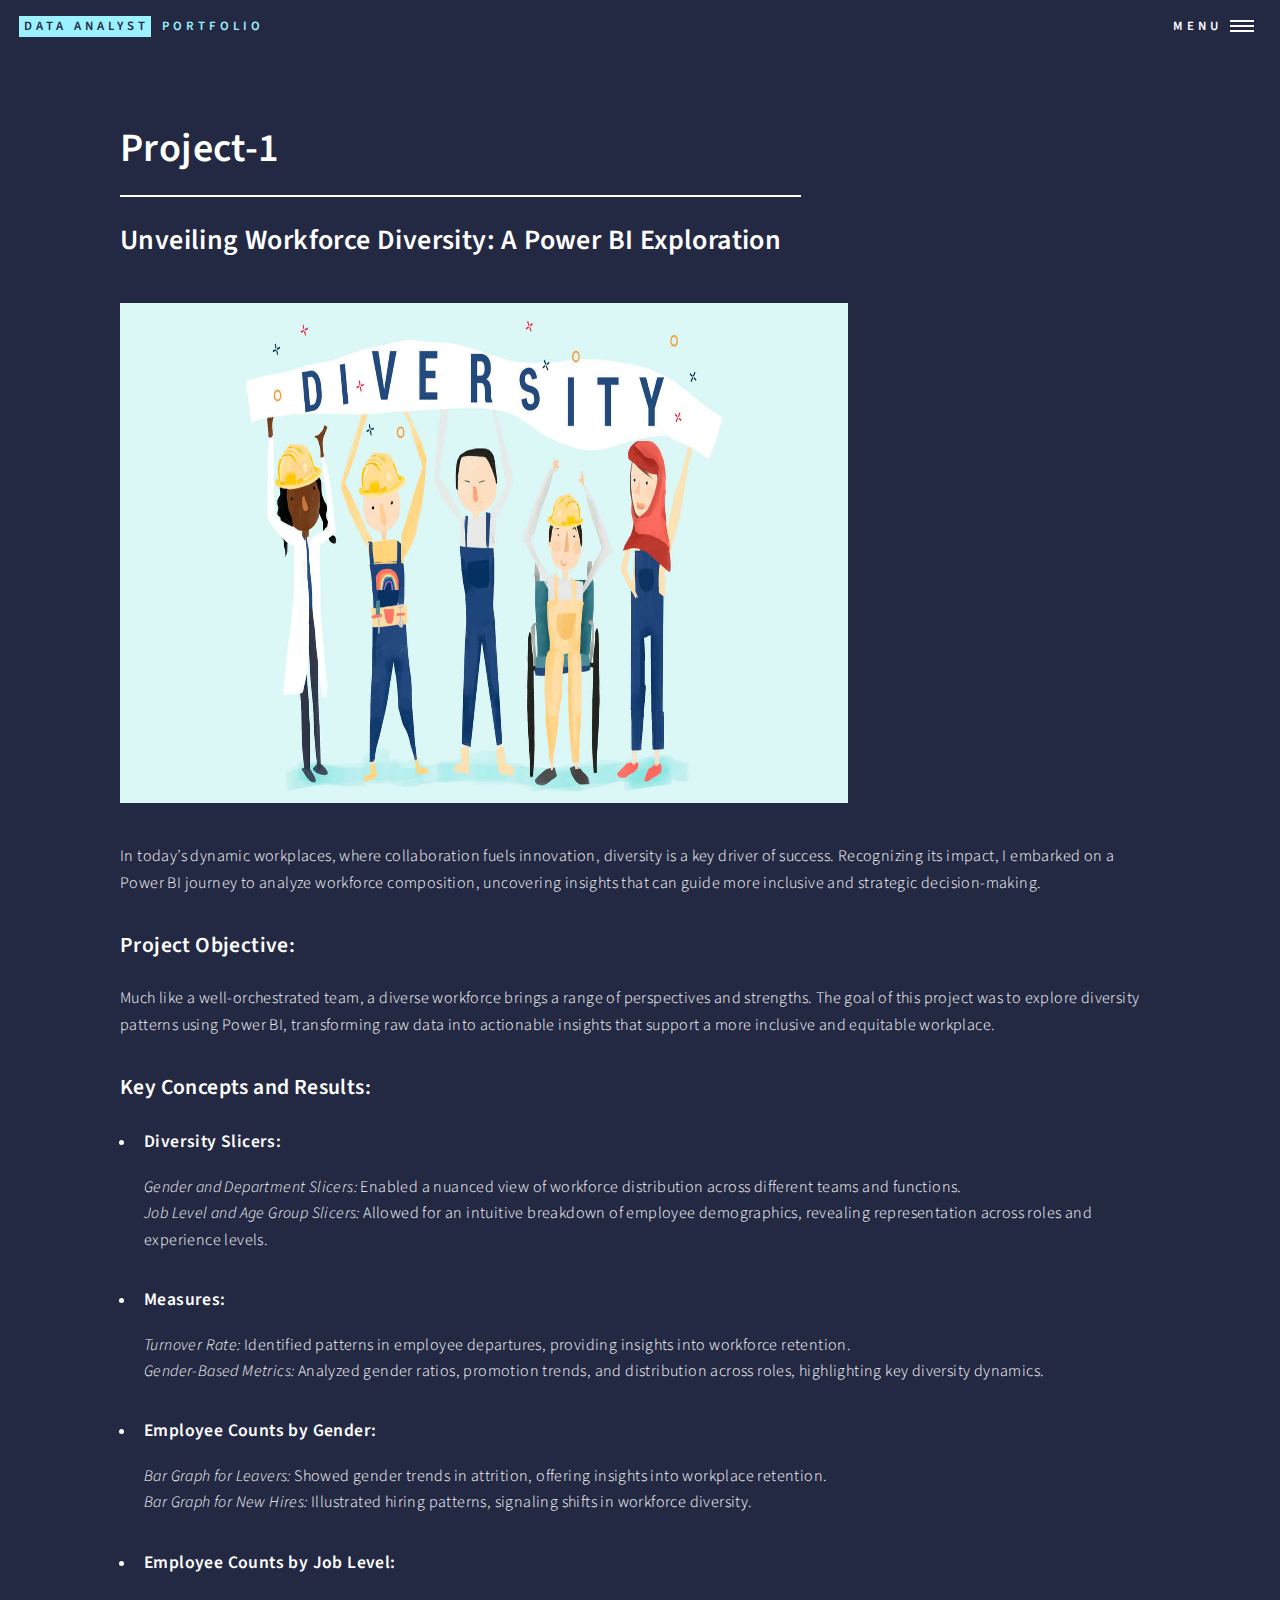
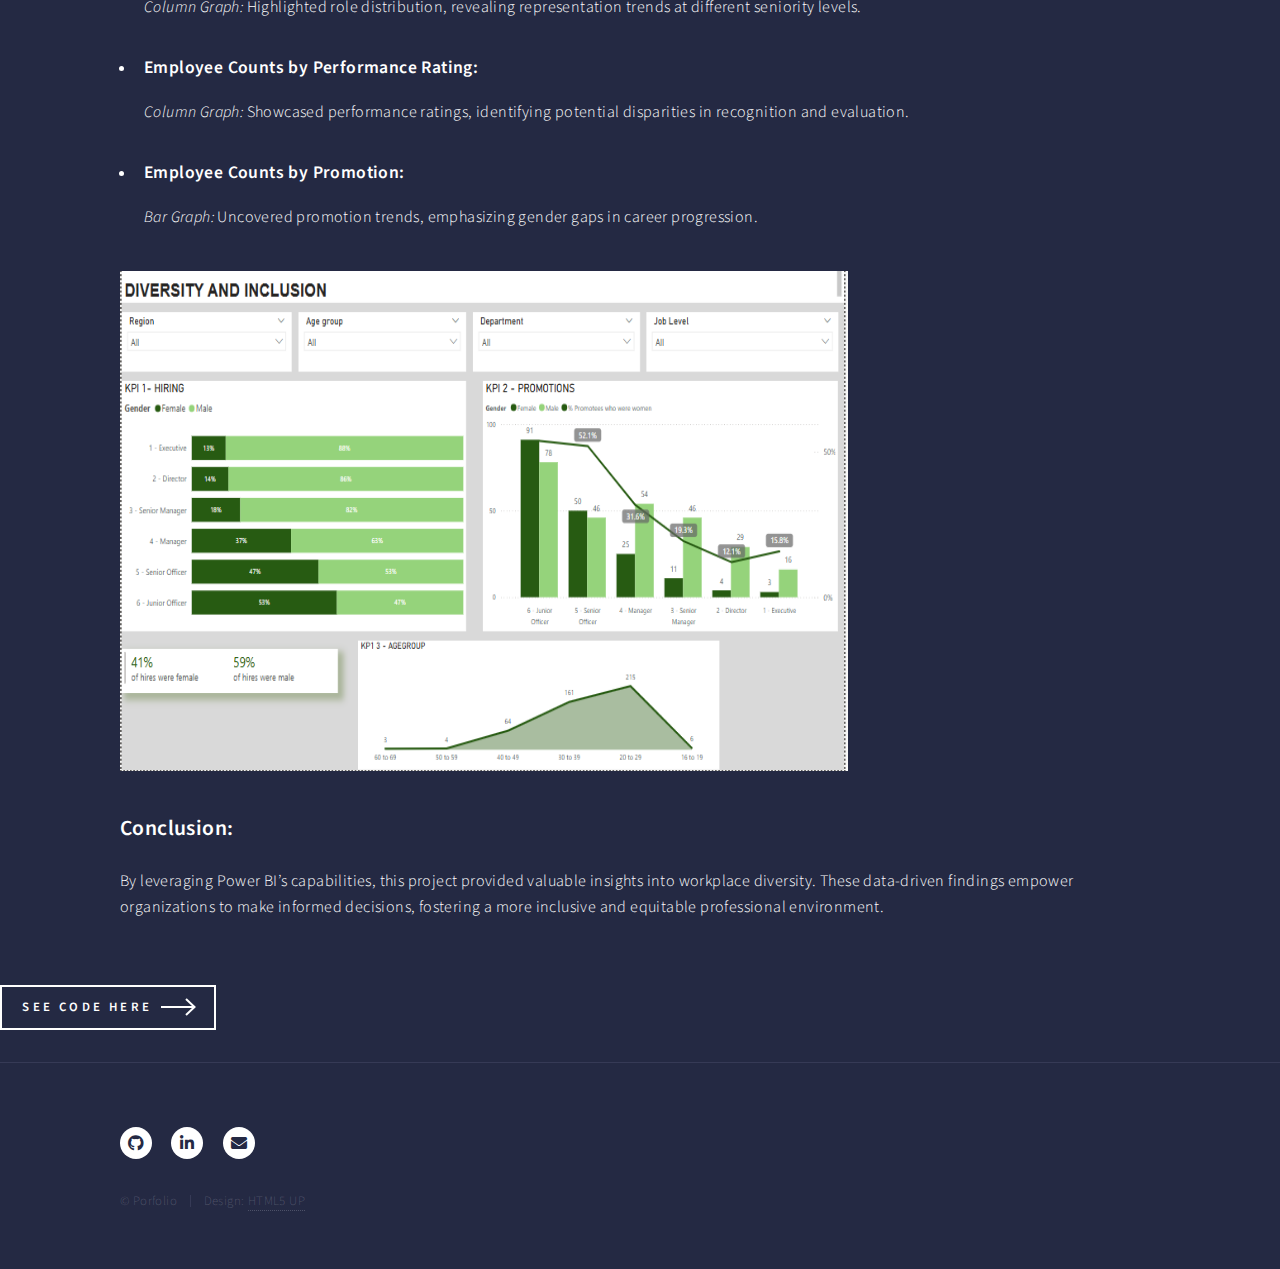
<file: project1.html>
<!DOCTYPE HTML>
<!--
	Data Analyst Portfolio
-->
<html>
	<head>
		<title>Data Analyst Portfolio</title>
		<meta charset="utf-8" />
		<meta name="viewport" content="width=device-width, initial-scale=1, user-scalable=no" />
		<link rel="stylesheet" href="assets/css/main.css" />
		<noscript><link rel="stylesheet" href="assets/css/noscript.css" /></noscript>
	</head>
	<body class="is-preload">

		<!-- Wrapper -->
			<div id="wrapper">

				<!-- Header -->
					<header id="header" class="alt">
						<a href="index.html" class="logo"><strong>DATA ANALYST</strong> <span>PORTFOLIO</span></a>
						<nav>
							<a href="#menu">Menu</a>
						</nav>
					</header>

				<!-- Menu -->
					<nav id="menu">
						<ul class="links">
							<li><a href="index.html">Home</a></li>
							<li><a href="#one">Introduction</a></li>
							<li><a href="#two">Projects</a></li>
							<li><a href="#footer">Contact</a></li>
						</ul>
					</nav>

				<!-- Main -->
					<div id="main" class="alt">

						<!-- One -->
							<section id="one">
								<div class="inner">
									<header class="major">
										<h1>Project-1</h1>
										<h2>Unveiling Workforce Diversity: A Power BI Exploration</h2>
									</header>
								
									<span class="image main"><img src="images/diversityimg.jpeg" alt=" " width="350" height="500" /></span>
									
									<p>In today’s dynamic workplaces, where collaboration fuels innovation, diversity is a key driver of success. Recognizing its impact, I embarked on a Power BI journey to analyze workforce composition, uncovering insights that can guide more inclusive and strategic decision-making.</p>

									<h3>Project Objective:</h3>
									<p>Much like a well-orchestrated team, a diverse workforce brings a range of perspectives and strengths. The goal of this project was to explore diversity patterns using Power BI, transforming raw data into actionable insights that support a more inclusive and equitable workplace.</p>
									<h3>Key Concepts and Results:</h3>
								  
									<ul>
									  <li>
										<h4>Diversity Slicers:</h4>
										<p>
										  <em>Gender and Department Slicers:</em>  Enabled a nuanced view of workforce distribution across different teams and functions.
										  <br>
										  <em>Job Level and Age Group Slicers:</em> Allowed for an intuitive breakdown of employee demographics, revealing representation across roles and experience levels.
										</p>
									  </li>
									  <li>
										<h4>Measures:</h4>
										<p>
										  <em>Turnover Rate:</em> Identified patterns in employee departures, providing insights into workforce retention.
										  <br>
										  <em>Gender-Based Metrics:</em> Analyzed gender ratios, promotion trends, and distribution across roles, highlighting key diversity dynamics.
										</p>
									  </li>
									  <li>
										<h4>Employee Counts by Gender:</h4>
										<p>
										  <em>Bar Graph for Leavers:</em> Showed gender trends in attrition, offering insights into workplace retention.
										  <br>
										  <em>Bar Graph for New Hires:</em> Illustrated hiring patterns, signaling shifts in workforce diversity.
										</p>
									  </li>
									  <li>
										<h4>Employee Counts by Job Level:</h4>
										<p>
										  <em>Column Graph:</em>  Highlighted role distribution, revealing representation trends at different seniority levels.
										</p>
									  </li>
									  <li>
										<h4>Employee Counts by Performance Rating:</h4>
										<p>
										  <em>Column Graph:</em> Showcased performance ratings, identifying potential disparities in recognition and evaluation.
										</p>
									  </li>
									  <li>
										<h4>Employee Counts by Promotion:</h4>
										<p>
										  <em>Bar Graph:</em> Uncovered promotion trends, emphasizing gender gaps in career progression.
										</p>
									  </li>
									</ul>
								    <span class = "image main"><img src="images/diversity.png" alt=" " width="250" height="500" /></span>
									<h3>Conclusion:</h3>
									<p>By leveraging Power BI’s capabilities, this project provided valuable insights into workplace diversity. These data-driven findings empower organizations to make informed decisions, fostering a more inclusive and equitable professional environment.</p>
								</div>
								     <ul class="actions">
									     <li><a href="https://github.com/okeqz/Diversity-Analysis/" class="button next">See Code Here</a></li>
								     </ul>
							</section>

					</div>			

	<!-- Footer -->
		<footer id="footer">
			<div class="inner">
				<ul class="icons">
					<li><a href="https://github.com/okeqz" class="icon brands alt fa-github"><span class="label">GitHub</span></a></li>
					<li><a href="https://www.linkedin.com/in/" class="icon brands alt fa-linkedin-in"><span class="label">LinkedIn</span></a></li>
					<li><a href="mailto:oghoke85@gmail.com" class="icon solid alt fa-envelope"><span class="label">Email</span></a></li>
				</ul>
				<ul class="copyright">
					<li>&copy; Porfolio</li><li>Design: <a href="https://html5up.net">HTML5 UP</a></li>
				</ul>
			</div>
		</footer>

</div>

<!-- Scripts -->
<script src="assets/js/jquery.min.js"></script>
<script src="assets/js/jquery.scrolly.min.js"></script>
<script src="assets/js/jquery.scrollex.min.js"></script>
<script src="assets/js/browser.min.js"></script>
<script src="assets/js/breakpoints.min.js"></script>
<script src="assets/js/util.js"></script>
<script src="assets/js/main.js"></script>

</body>
</html>
</file>
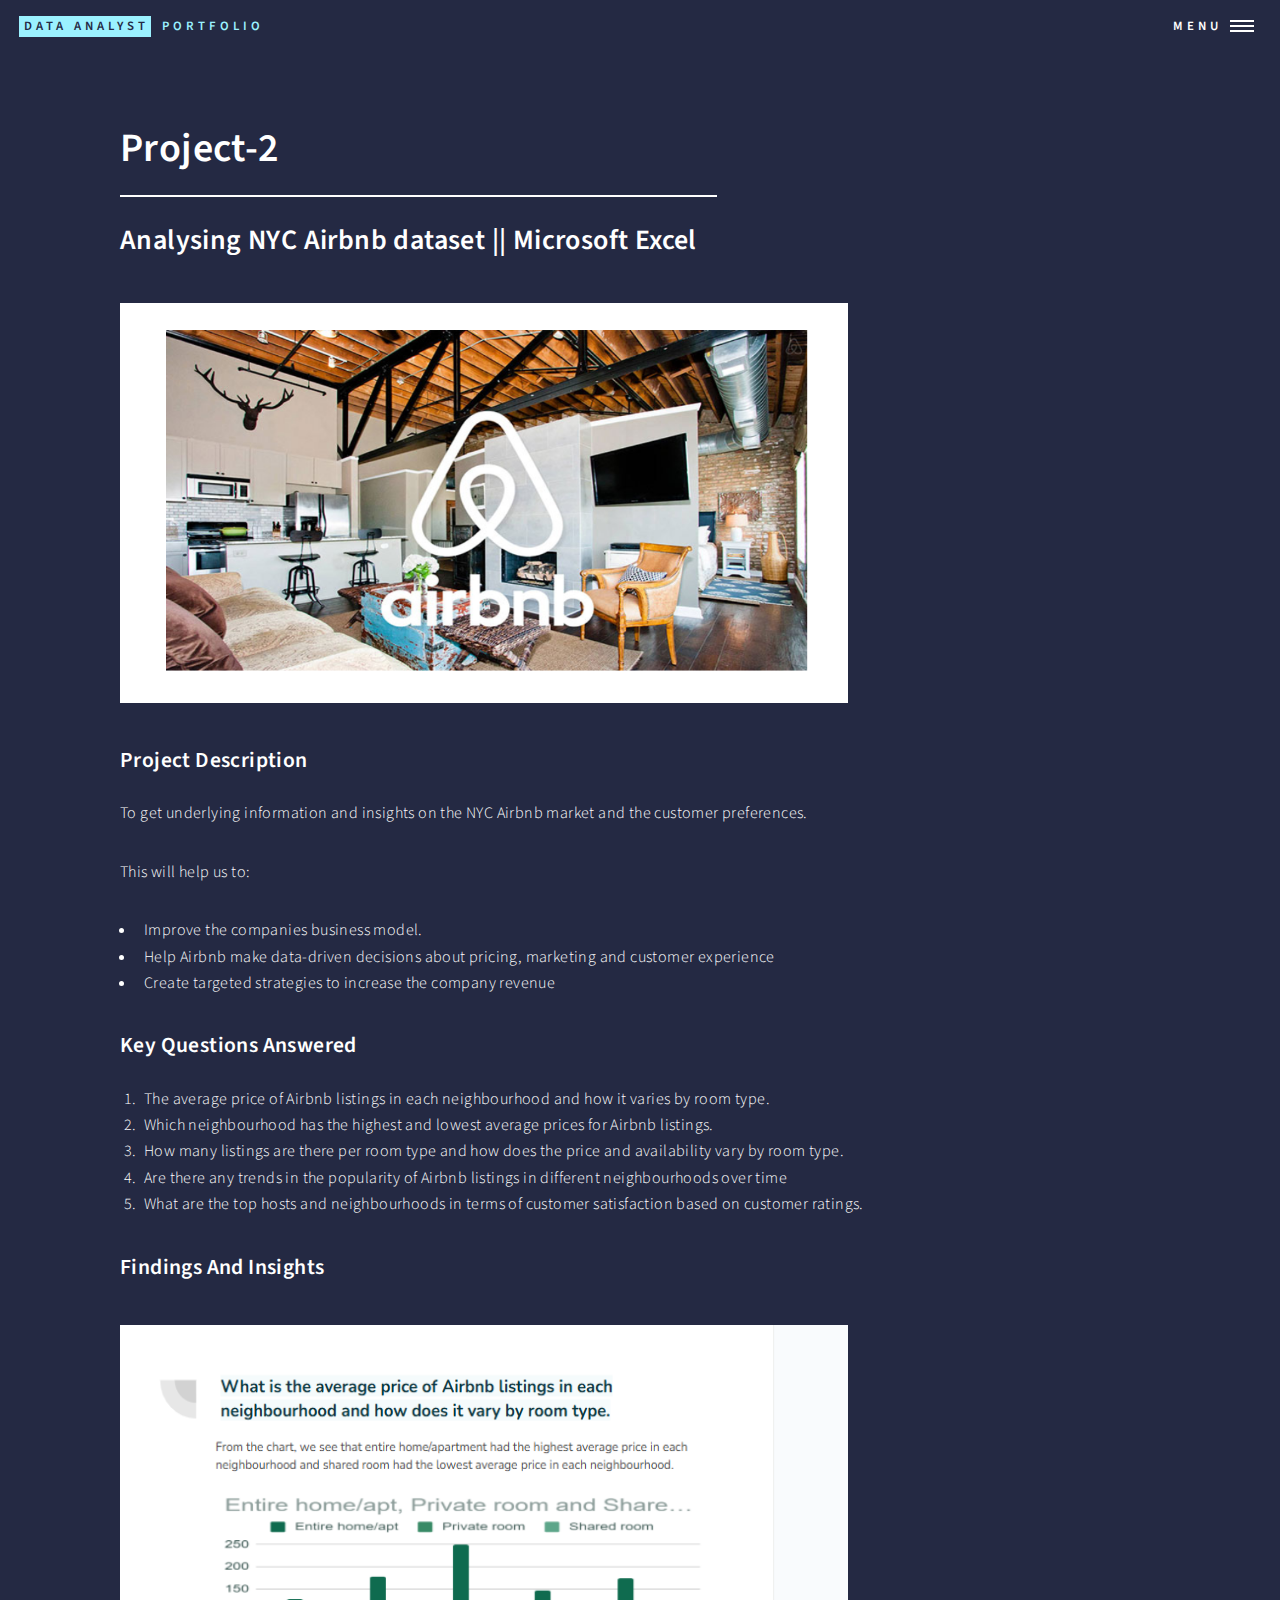
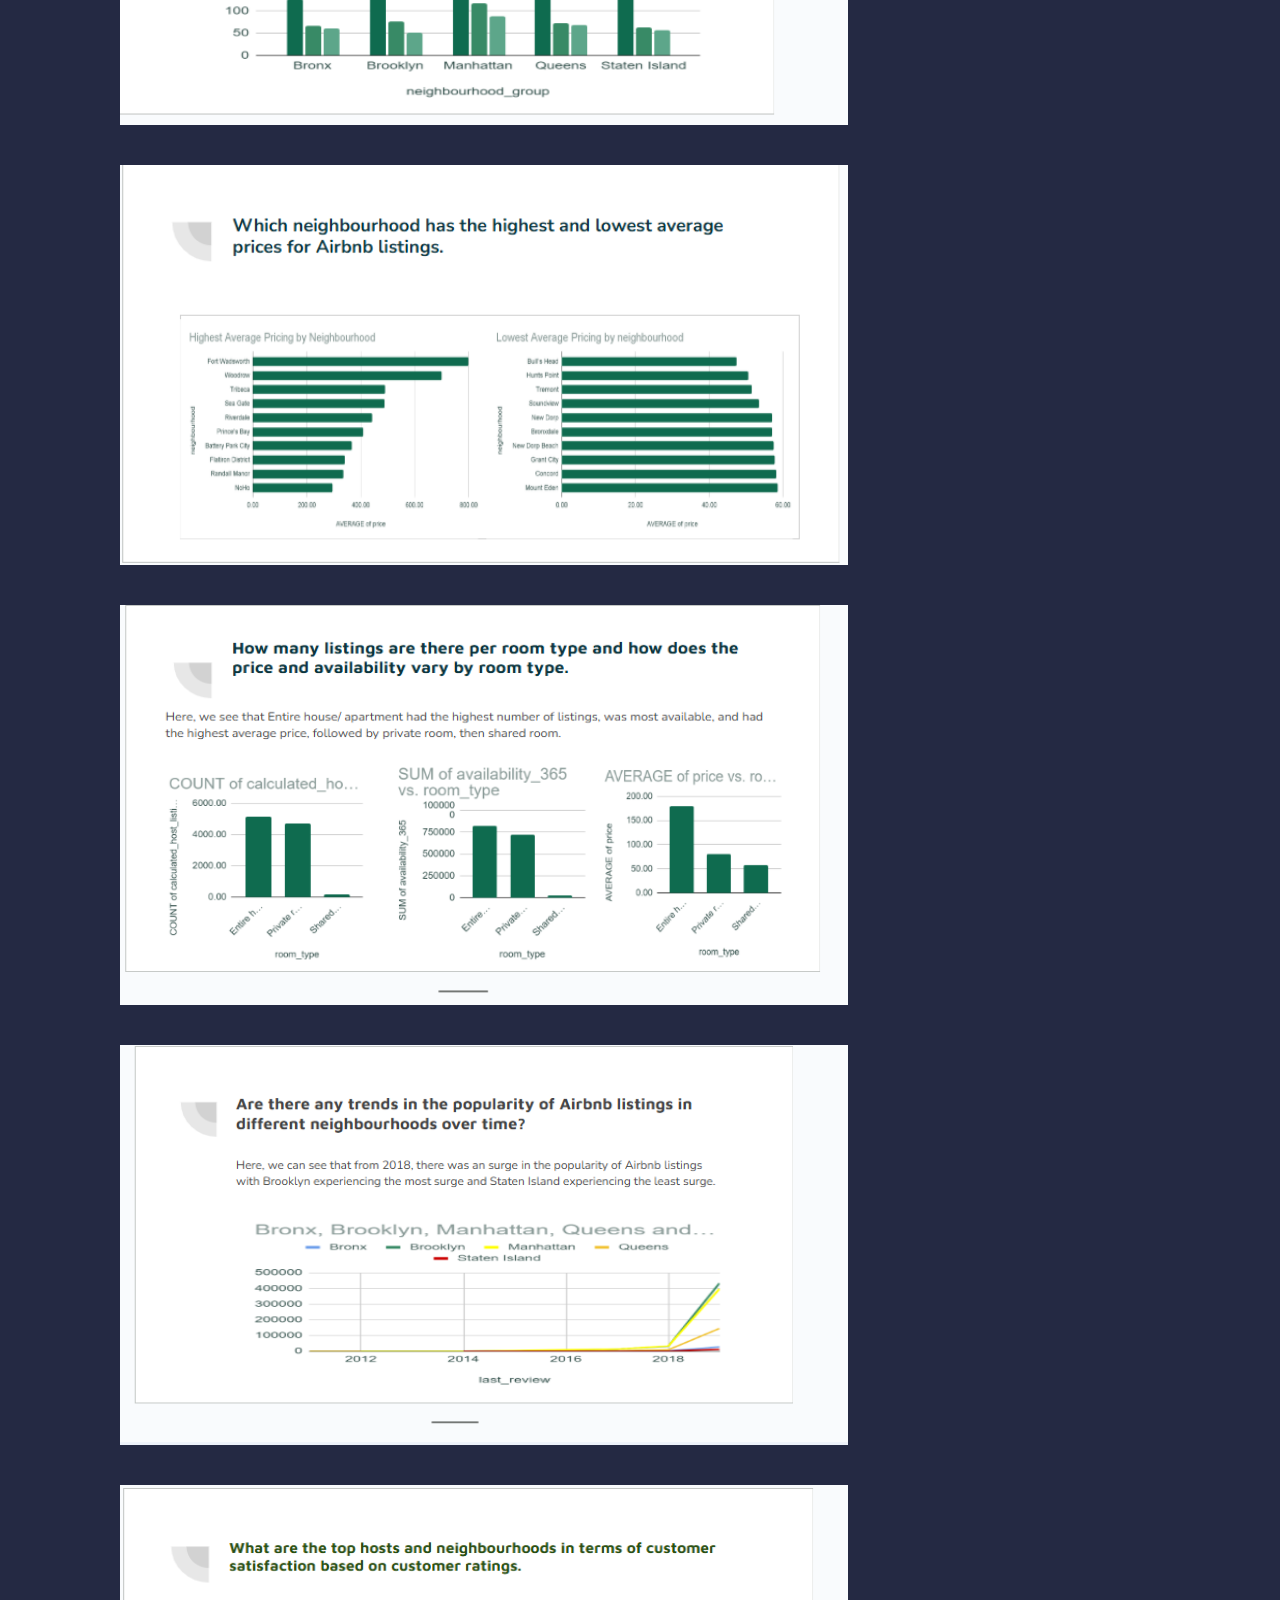
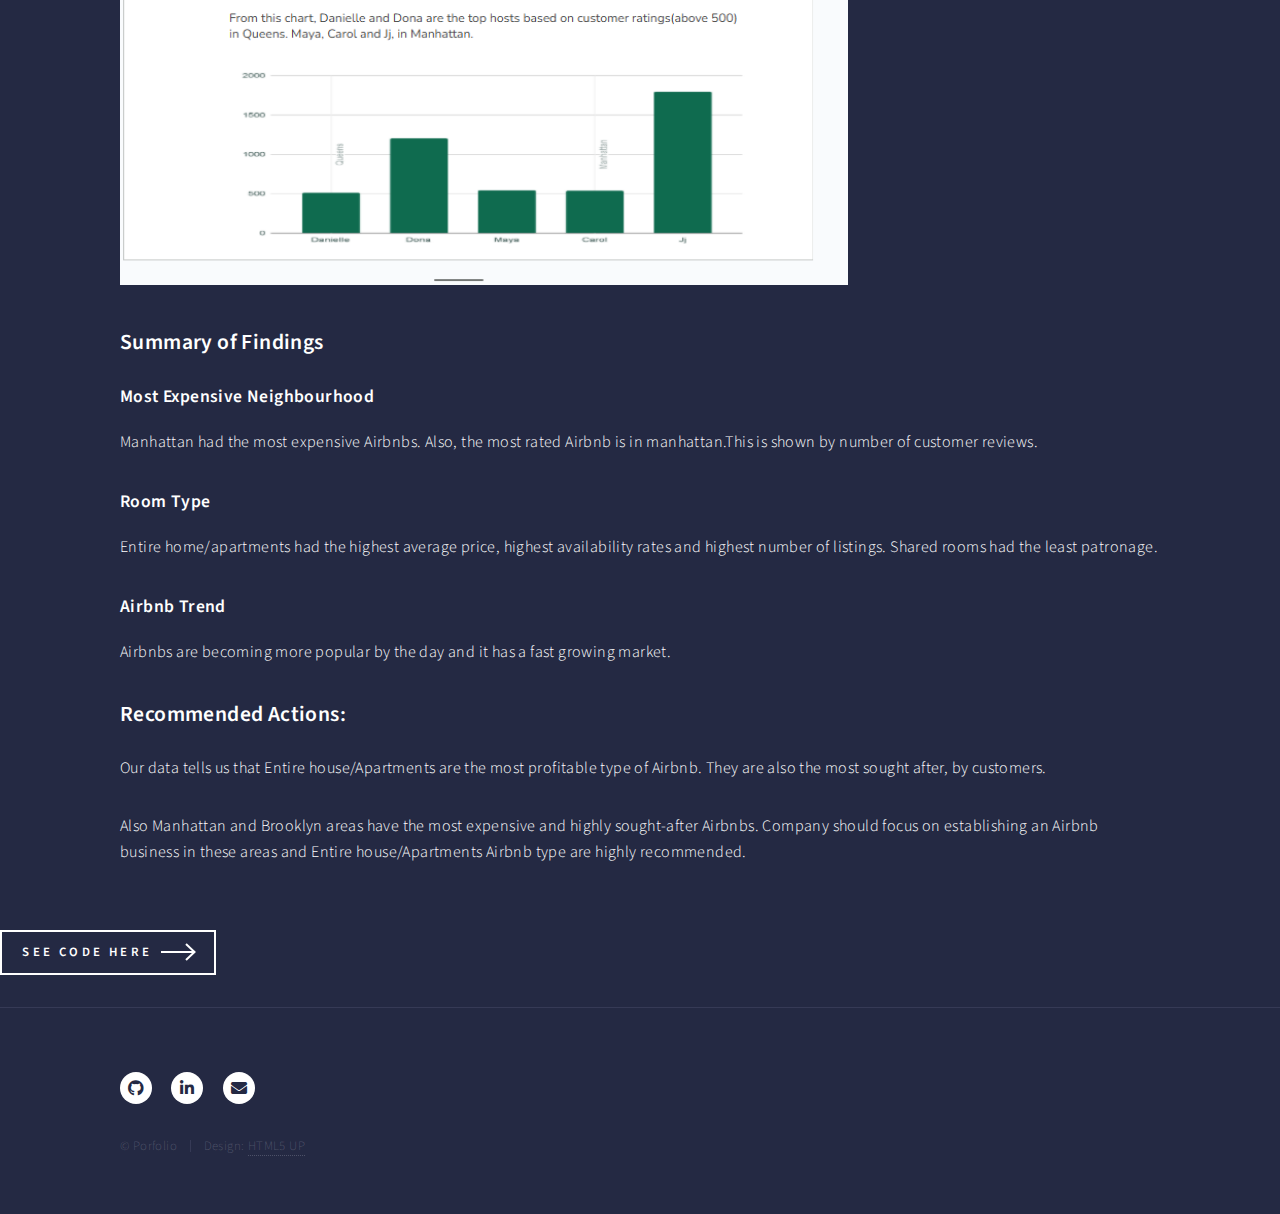
<file: project2.html>
<!DOCTYPE HTML>
<!--
	Data Analyst Portfolio
-->
<html>
	<head>
		<title>Data Analyst Portfolio</title>
		<meta charset="utf-8" />
		<meta name="viewport" content="width=device-width, initial-scale=1, user-scalable=no" />
		<link rel="stylesheet" href="assets/css/main.css" />
		<noscript><link rel="stylesheet" href="assets/css/noscript.css" /></noscript>
	</head>
	<body class="is-preload">

		<!-- Wrapper -->
			<div id="wrapper">

				<!-- Header -->
					<header id="header" class="alt">
						<a href="index.html" class="logo"><strong>DATA ANALYST</strong> <span>PORTFOLIO</span></a>
						<nav>
							<a href="#menu">Menu</a>
						</nav>
					</header>

				<!-- Menu -->
					<nav id="menu">
						<ul class="links">
							<li><a href="index.html">Home</a></li>
							<li><a href="#one">Introduction</a></li>
							<li><a href="#two">Projects</a></li>
							<li><a href="#footer">Contact</a></li>
						</ul>
					</nav>

				<!-- Main -->
					<div id="main" class="alt">

						<!-- One -->
							<section id="one">
								<div class="inner">
									<header class="major">
										<h1>Project-2</h1>
										<h2>Analysing NYC Airbnb dataset || Microsoft Excel</h2>
									</header>
								
									<span class="image main"><img src="images/airbnb.png" alt=" " width="100" height="400" /></span>
									<h3>Project Description</h3>
									<p>To get underlying information and insights on the NYC Airbnb market and  the customer preferences.
										</p>
									<p>This will help us to:
										<ul>
											<li>Improve the companies business model.</li>
											<li>Help Airbnb make data-driven decisions about pricing, marketing and customer experience</li>
											<li>Create targeted strategies to increase the company revenue </li>
										</ul>
										</p>
										<h3>Key Questions Answered</h3>
										<ol>
											<li>The average price of Airbnb listings in each neighbourhood and how it varies by room type.
											</li>
											<li>Which neighbourhood has the highest and lowest average prices for Airbnb listings.</li>
											<li>How many listings are there per room type and how does the price and availability vary by room type.
											</li>
											<li>Are there any trends in the popularity of Airbnb listings in different neighbourhoods over time
											</li>
											<li>What are the top hosts and neighbourhoods in terms of customer satisfaction based on customer ratings.
											</li>
										</ol>
										<h3>Findings And Insights</h3>
										<span class="image main"><img src="images/airbnb1.png" alt=" " width="100" height="400" /></span>
										<span class="image main"><img src="images/airbnb2.png" alt=" " width="100" height="400" /></span>
										<span class="image main"><img src="images/airbnb3.png" alt=" " width="100" height="400" /></span>
										<span class="image main"><img src="images/airbnb4.png" alt=" " width="100" height="400" /></span>
										<span class="image main"><img src="images/airbnb5.png" alt=" " width="100" height="400" /></span>
										<h3>Summary of Findings</h3>
										<h4>Most Expensive Neighbourhood</h4>	
										<p>Manhattan had the most expensive Airbnbs. Also,  the most rated Airbnb is in manhattan.This is shown by number of customer reviews.
										</p>
										<h4>Room Type</h4>
										<p>Entire home/apartments had the highest average price, highest availability rates and highest number of listings. Shared rooms had the least patronage.
										</p>
										<h4>Airbnb Trend</h4>
										<p>Airbnbs are becoming more popular by the day and it has a fast growing market.
										</p>

										<h3>Recommended Actions:</h3>
										<p>Our data tells us that Entire house/Apartments are the most profitable type of Airbnb. They are also the most sought after, by customers. 
										</p>
										<p>Also Manhattan and Brooklyn areas have the most expensive and highly sought-after Airbnbs. Company should focus on establishing an Airbnb business in these areas and Entire house/Apartments Airbnb type are highly recommended.</p>									
								</div>
								     <ul class="actions">
									     <li><a href="https://github.com/Okeqz/NYC-Airbnb-Excel" class="button next">See Code Here</a></li>
								     </ul>
							</section>

					</div>			

	<!-- Footer -->
		<footer id="footer">
			<div class="inner">
				<ul class="icons">
					<li><a href="https://github.com/okeqz" class="icon brands alt fa-github"><span class="label">GitHub</span></a></li>
					<li><a href="https://www.linkedin.com/in/" class="icon brands alt fa-linkedin-in"><span class="label">LinkedIn</span></a></li>
					<li><a href="mailto:oghoke85@gmail.com" class="icon solid alt fa-envelope"><span class="label">Email</span></a></li>
				</ul>
				<ul class="copyright">
					<li>&copy; Porfolio</li><li>Design: <a href="https://html5up.net">HTML5 UP</a></li>
				</ul>
			</div>
		</footer>

</div>

<!-- Scripts -->
<script src="assets/js/jquery.min.js"></script>
<script src="assets/js/jquery.scrolly.min.js"></script>
<script src="assets/js/jquery.scrollex.min.js"></script>
<script src="assets/js/browser.min.js"></script>
<script src="assets/js/breakpoints.min.js"></script>
<script src="assets/js/util.js"></script>
<script src="assets/js/main.js"></script>

</body>
</html>
</file>
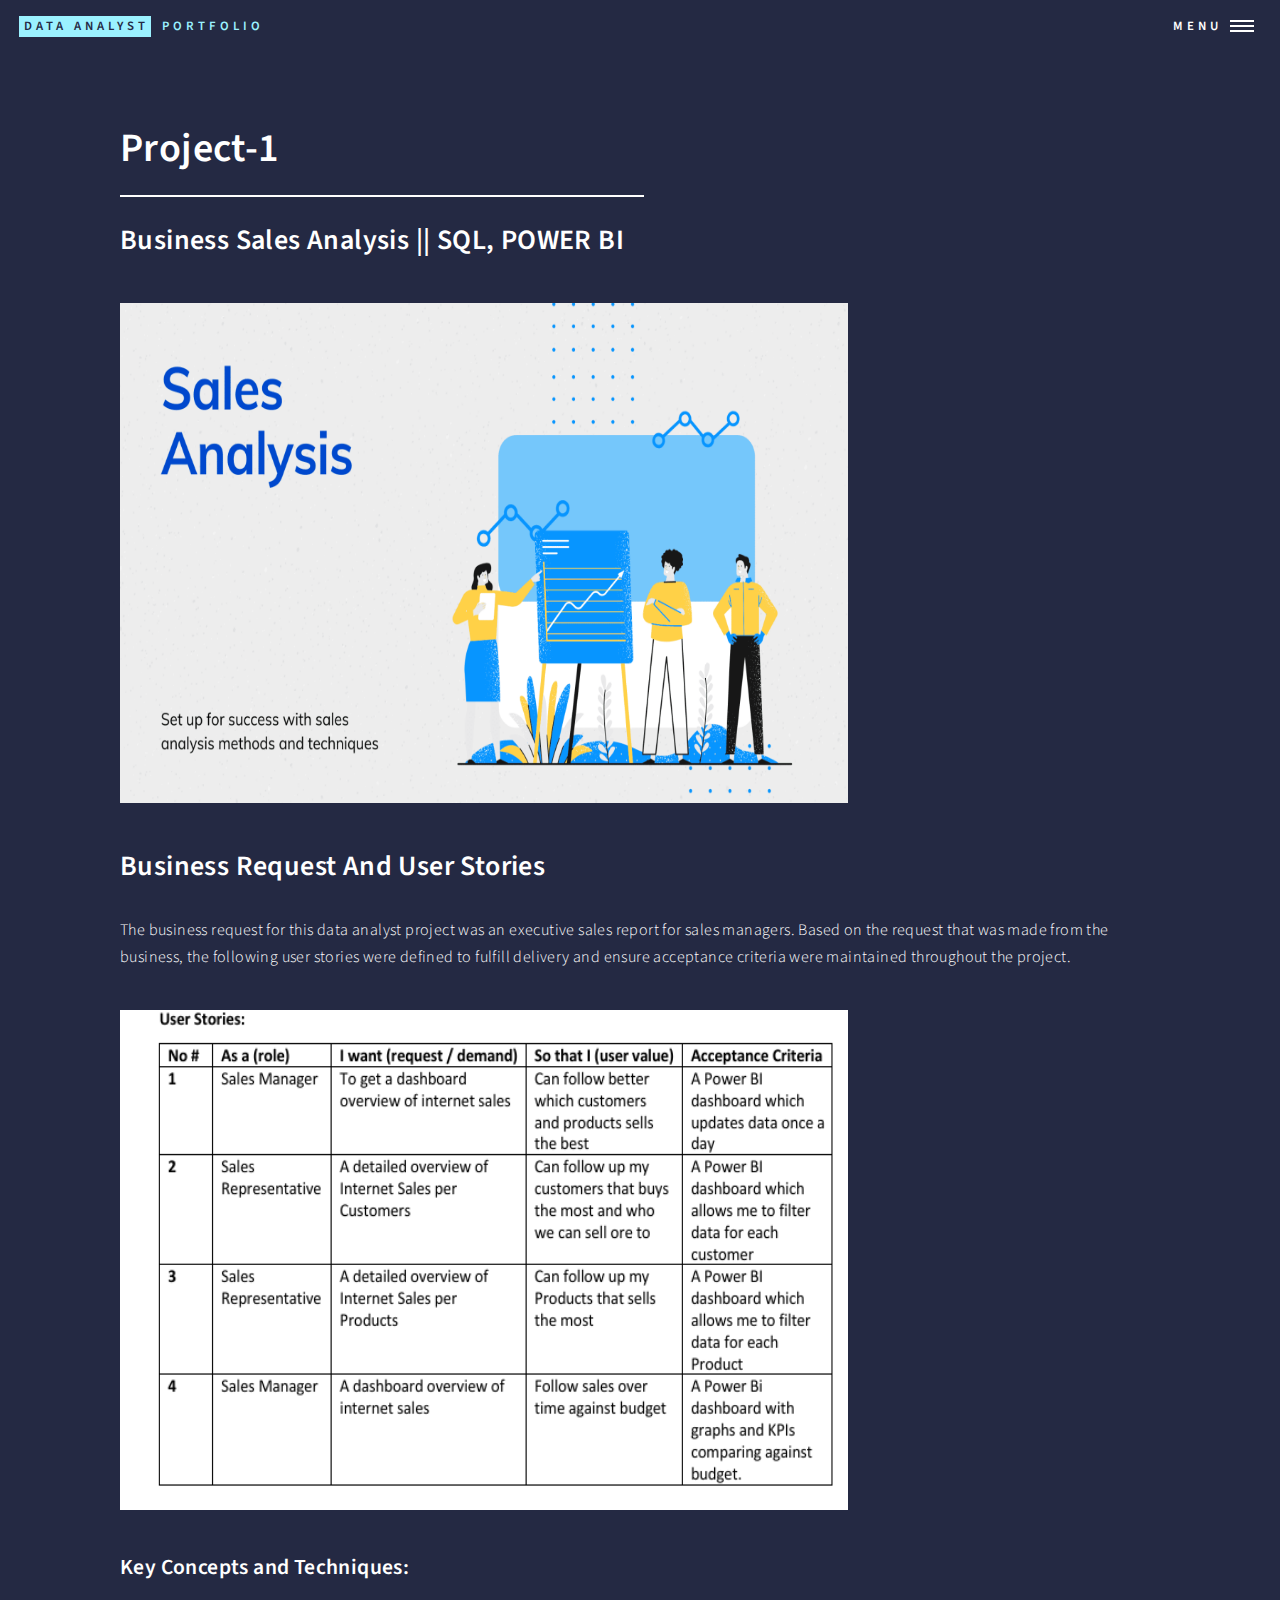
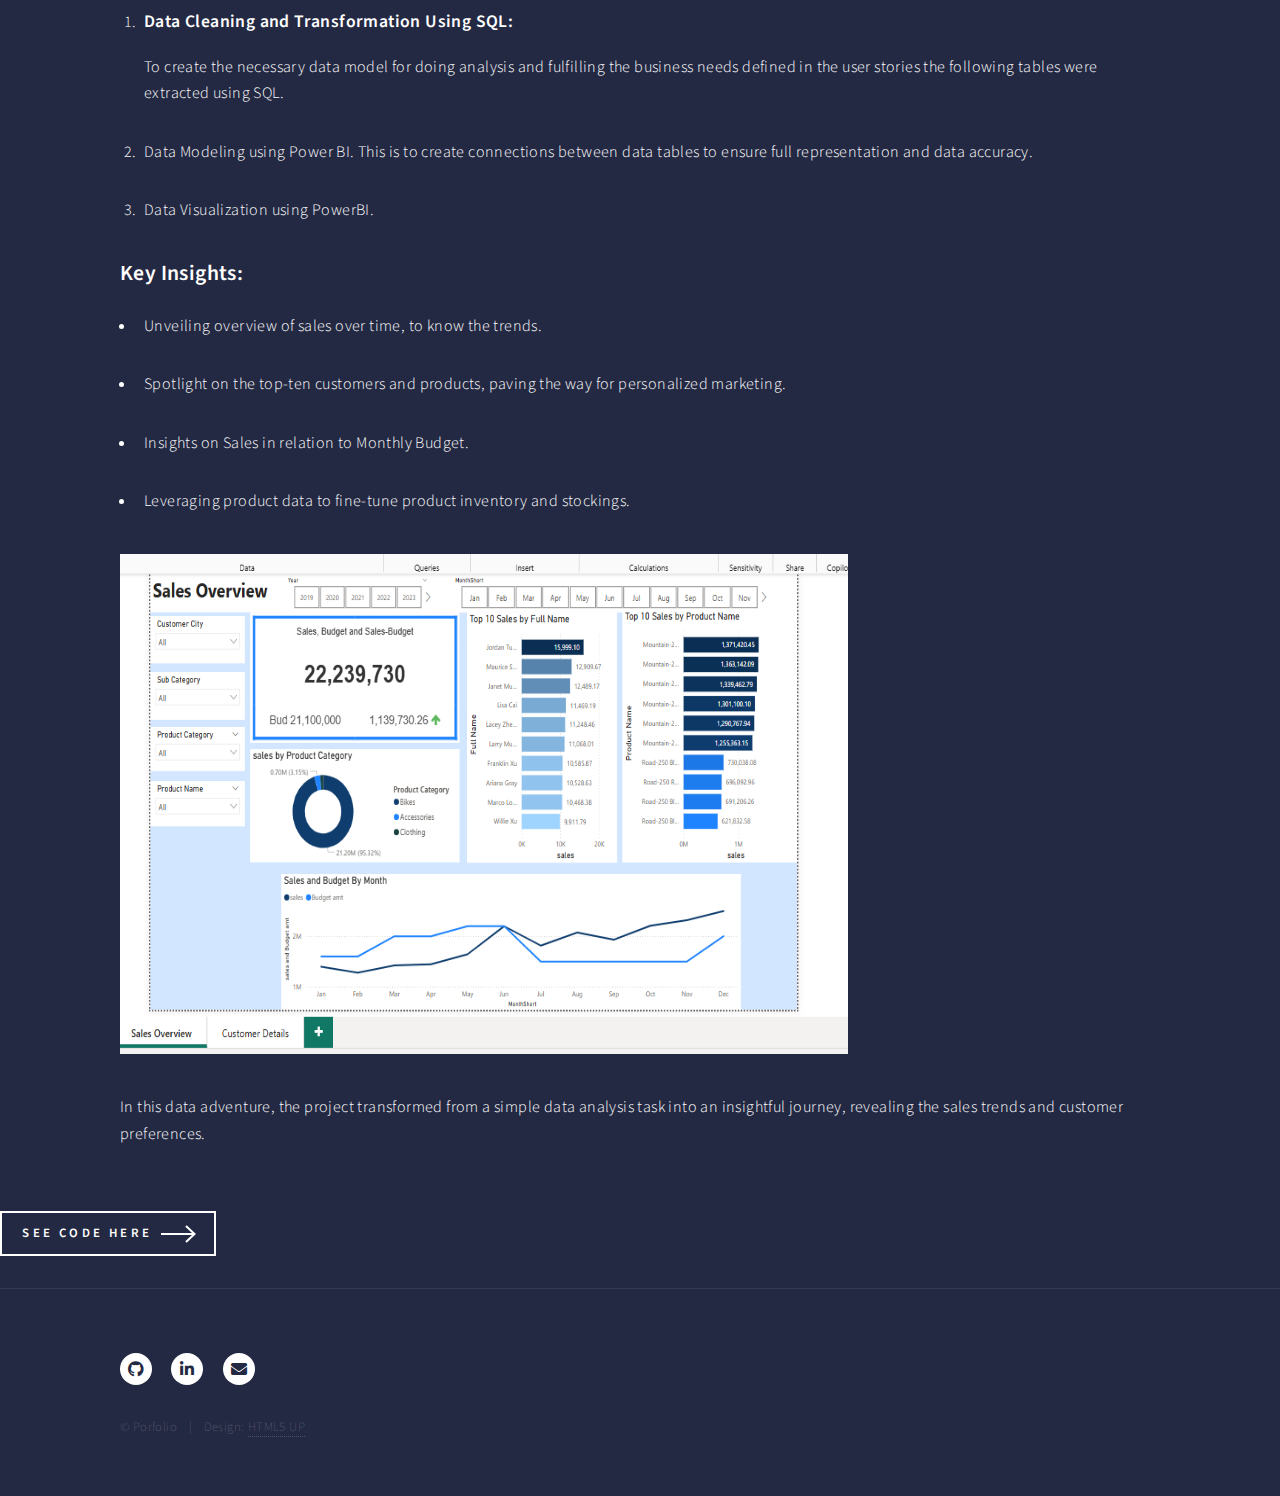
<file: project3.html>
<!DOCTYPE HTML>
<!--
	Data Analyst Portfolio
-->
<html>
	<head>
		<title>Data Analyst Portfolio</title>
		<meta charset="utf-8" />
		<meta name="viewport" content="width=device-width, initial-scale=1, user-scalable=no" />
		<link rel="stylesheet" href="assets/css/main.css" />
		<noscript><link rel="stylesheet" href="assets/css/noscript.css" /></noscript>
	</head>
	<body class="is-preload">

		<!-- Wrapper -->
			<div id="wrapper">

				<!-- Header -->
					<header id="header" class="alt">
						<a href="index.html" class="logo"><strong>DATA ANALYST</strong> <span>PORTFOLIO</span></a>
						<nav>
							<a href="#menu">Menu</a>
						</nav>
					</header>

				<!-- Menu -->
					<nav id="menu">
						<ul class="links">
							<li><a href="index.html">Home</a></li>
							<li><a href="#one">Introduction</a></li>
							<li><a href="#two">Projects</a></li>
							<li><a href="#footer">Contact</a></li>
						</ul>
					</nav>

				<!-- Main -->
					<div id="main" class="alt">

						<!-- One -->
							<section id="one">
								<div class="inner">
									<header class="major">
										<h1>Project-1</h1>
										<h2>Business Sales Analysis || SQL, POWER BI</h2>
									</header>
								
									<span class="image main"><img src="images/sales.png" alt=" " width="350" height="500" /></span>
									

                                     <h2>Business Request And User Stories</h2>
									<p>The business request for this data analyst project was an executive sales report for sales managers. Based on the request that was made from the business,  the following user stories were defined to fulfill delivery and ensure acceptance criteria were maintained throughout the project.</p>
								     <span class = "image main"><img src="images/user-story.png" alt=" " width="100" height="500" /></span>
								   
									 <h3>Key Concepts and Techniques:</h3>
								   
									 <ol>
									   <li>
										 <h4>Data Cleaning and Transformation Using SQL:</h4>
											<p>To create the necessary data model for doing analysis and fulfilling the business needs defined in the user stories the following tables were extracted using SQL.</p>   </li>
										<li> 
											<p>Data Modeling using Power BI. This is to create connections between data tables to ensure full representation and data accuracy.</p>
										</li>
										<li>
											<p>Data Visualization using PowerBI. </p>
										</li>
									 </ol>
								
								   
									 <h3>Key Insights:</h3>
									 <ul>
									   <li>
										 <p>Unveiling overview of sales over time, to know the trends.</p>
									   </li>
									   <li>
										 <p>Spotlight on the top-ten customers and products, paving the way for personalized marketing.</p>
									   </li>
									   <li>
										 <p>Insights on Sales in relation to Monthly Budget.</p>
									   </li>
									   <li>
										 <p>Leveraging product data to fine-tune product inventory and stockings.</p>
									   </li>
									 </ul>
								     <span class = "image main"><img src="images/dashboard sales.png" alt=" " width="250" height="500" /></span>
									 <p>In this data adventure, the project transformed from a simple data analysis task into an insightful journey, revealing the sales trends and customer preferences.</p>
								   
								</div>
								     <ul class="actions">
									     <li><a href="https://github.com/Okeqz/Business-Sales-SQL" class="button next">See Code Here</a></li>
								     </ul>
							</section>

					</div>			

	<!-- Footer -->
		<footer id="footer">
			<div class="inner">
				<ul class="icons">
					<li><a href="https://github.com/okeqz" class="icon brands alt fa-github"><span class="label">GitHub</span></a></li>
					<li><a href="#" class="icon brands alt fa-linkedin-in"><span class="label">LinkedIn</span></a></li>
					<li><a href="mailto:oghoke85@gmail.com" class="icon solid alt fa-envelope"><span class="label">Email</span></a></li>
				</ul>
				<ul class="copyright">
					<li>&copy; Porfolio</li><li>Design: <a href="https://html5up.net">HTML5 UP</a></li>
				</ul>
			</div>
		</footer>

</div>

<!-- Scripts -->
<script src="assets/js/jquery.min.js"></script>
<script src="assets/js/jquery.scrolly.min.js"></script>
<script src="assets/js/jquery.scrollex.min.js"></script>
<script src="assets/js/browser.min.js"></script>
<script src="assets/js/breakpoints.min.js"></script>
<script src="assets/js/util.js"></script>
<script src="assets/js/main.js"></script>

</body>
</html>
</file>
<file: assets/css/noscript.css>
/*
	Forty by HTML5 UP
	html5up.net | @ajlkn
	Free for personal and commercial use under the CCA 3.0 license (html5up.net/license)
*/

/* Banner */

	body.is-preload #banner:after {
		opacity: 0.85;
	}

	body.is-preload #banner > .inner {
		-moz-filter: none;
		-webkit-filter: none;
		-ms-filter: none;
		filter: none;
		-moz-transform: none;
		-webkit-transform: none;
		-ms-transform: none;
		transform: none;
		opacity: 1;
	}
</file>
<file: assets/css/main.css>
@import url(fontawesome-all.min.css);
@import url("https://fonts.googleapis.com/css?family=Source+Sans+Pro:300,300italic,600,600italic");

/*
	Forty by HTML5 UP
	html5up.net | @ajlkn
	Free for personal and commercial use under the CCA 3.0 license (html5up.net/license)
*/

html, body, div, span, applet, object,
iframe, h1, h2, h3, h4, h5, h6, p, blockquote,
pre, a, abbr, acronym, address, big, cite,
code, del, dfn, em, img, ins, kbd, q, s, samp,
small, strike, strong, sub, sup, tt, var, b,
u, i, center, dl, dt, dd, ol, ul, li, fieldset,
form, label, legend, table, caption, tbody,
tfoot, thead, tr, th, td, article, aside,
canvas, details, embed, figure, figcaption,
footer, header, hgroup, menu, nav, output, ruby,
section, summary, time, mark, audio, video {
	margin: 0;
	padding: 0;
	border: 0;
	font-size: 100%;
	font: inherit;
	vertical-align: baseline;}

article, aside, details, figcaption, figure,
footer, header, hgroup, menu, nav, section {
	display: block;}

body {
	line-height: 1;
}

ol, ul {
	list-style: none;
}

blockquote, q {
	quotes: none;
}

	blockquote:before, blockquote:after, q:before, q:after {
		content: '';
		content: none;
	}

table {
	border-collapse: collapse;
	border-spacing: 0;
}

body {
	-webkit-text-size-adjust: none;
}

mark {
	background-color: transparent;
	color: inherit;
}

input::-moz-focus-inner {
	border: 0;
	padding: 0;
}

input, select, textarea {
	-moz-appearance: none;
	-webkit-appearance: none;
	-ms-appearance: none;
	appearance: none;
}

/* Basic */

	@-ms-viewport {
		width: device-width;
	}

	body {
		-ms-overflow-style: scrollbar;
	}

	@media screen and (max-width: 480px) {

		html, body {
			min-width: 320px;
		}

	}

	html {
		box-sizing: border-box;
	}

	*, *:before, *:after {
		box-sizing: inherit;
	}

	body {
		background: #242943;
	}

		body.is-preload *, body.is-preload *:before, body.is-preload *:after {
			-moz-animation: none !important;
			-webkit-animation: none !important;
			-ms-animation: none !important;
			animation: none !important;
			-moz-transition: none !important;
			-webkit-transition: none !important;
			-ms-transition: none !important;
			transition: none !important;
		}

/* Type */

	body, input, select, textarea {
		color: #ffffff;
		font-family: "Source Sans Pro", Helvetica, sans-serif;
		font-size: 17pt;
		font-weight: 300;
		letter-spacing: 0.025em;
		line-height: 1.65;
	}

		@media screen and (max-width: 1680px) {

			body, input, select, textarea {
				font-size: 14pt;
			}

		}

		@media screen and (max-width: 1280px) {

			body, input, select, textarea {
				font-size: 12pt;
			}

		}

		@media screen and (max-width: 360px) {

			body, input, select, textarea {
				font-size: 11pt;
			}

		}

	a {
		-moz-transition: color 0.2s ease-in-out, border-bottom-color 0.2s ease-in-out;
		-webkit-transition: color 0.2s ease-in-out, border-bottom-color 0.2s ease-in-out;
		-ms-transition: color 0.2s ease-in-out, border-bottom-color 0.2s ease-in-out;
		transition: color 0.2s ease-in-out, border-bottom-color 0.2s ease-in-out;
		border-bottom: dotted 1px;
		color: inherit;
		text-decoration: none;
	}

		a:hover {
			border-bottom-color: transparent;
			color: #9bf1ff !important;
		}

		a:active {
			color: #53e3fb !important;
		}

	strong, b {
		color: #ffffff;
		font-weight: 600;
	}

	em, i {
		font-style: italic;
	}

	p {
		margin: 0 0 2em 0;
	}

	h1, h2, h3, h4, h5, h6 {
		color: #ffffff;
		font-weight: 600;
		line-height: 1.65;
		margin: 0 0 1em 0;
	}

		h1 a, h2 a, h3 a, h4 a, h5 a, h6 a {
			color: inherit;
			border-bottom: 0;
		}

	h1 {
		font-size: 2.5em;
	}

	h2 {
		font-size: 1.75em;
	}

	h3 {
		font-size: 1.35em;
	}

	h4 {
		font-size: 1.1em;
	}

	h5 {
		font-size: 0.9em;
	}

	h6 {
		font-size: 0.7em;
	}

	@media screen and (max-width: 736px) {

		h1 {
			font-size: 2em;
		}

		h2 {
			font-size: 1.5em;
		}

		h3 {
			font-size: 1.25em;
		}

	}

	sub {
		font-size: 0.8em;
		position: relative;
		top: 0.5em;
	}

	sup {
		font-size: 0.8em;
		position: relative;
		top: -0.5em;
	}

	blockquote {
		border-left: solid 4px rgba(212, 212, 255, 0.1);
		font-style: italic;
		margin: 0 0 2em 0;
		padding: 0.5em 0 0.5em 2em;
	}

	code {
		background: rgba(212, 212, 255, 0.035);
		font-family: "Courier New", monospace;
		font-size: 0.9em;
		margin: 0 0.25em;
		padding: 0.25em 0.65em;
	}

	pre {
		-webkit-overflow-scrolling: touch;
		font-family: "Courier New", monospace;
		font-size: 0.9em;
		margin: 0 0 2em 0;
	}

		pre code {
			display: block;
			line-height: 1.75;
			padding: 1em 1.5em;
			overflow-x: auto;
		}

	hr {
		border: 0;
		border-bottom: solid 1px rgba(212, 212, 255, 0.1);
		margin: 2em 0;
	}

		hr.major {
			margin: 3em 0;
		}

	.align-left {
		text-align: left;
	}

	.align-center {
		text-align: center;
	}

	.align-right {
		text-align: right;
	}

/* Row */

	.row {
		display: flex;
		flex-wrap: wrap;
		box-sizing: border-box;
		align-items: stretch;
	}

		.row > * {
			box-sizing: border-box;
		}

		.row.gtr-uniform > * > :last-child {
			margin-bottom: 0;
		}

		.row.aln-left {
			justify-content: flex-start;
		}

		.row.aln-center {
			justify-content: center;
		}

		.row.aln-right {
			justify-content: flex-end;
		}

		.row.aln-top {
			align-items: flex-start;
		}

		.row.aln-middle {
			align-items: center;
		}

		.row.aln-bottom {
			align-items: flex-end;
		}

		.row > .imp {
			order: -1;
		}

		.row > .col-1 {
			width: 8.33333%;
		}

		.row > .off-1 {
			margin-left: 8.33333%;
		}

		.row > .col-2 {
			width: 16.66667%;
		}

		.row > .off-2 {
			margin-left: 16.66667%;
		}

		.row > .col-3 {
			width: 25%;
		}

		.row > .off-3 {
			margin-left: 25%;
		}

		.row > .col-4 {
			width: 33.33333%;
		}

		.row > .off-4 {
			margin-left: 33.33333%;
		}

		.row > .col-5 {
			width: 41.66667%;
		}

		.row > .off-5 {
			margin-left: 41.66667%;
		}

		.row > .col-6 {
			width: 50%;
		}

		.row > .off-6 {
			margin-left: 50%;
		}

		.row > .col-7 {
			width: 58.33333%;
		}

		.row > .off-7 {
			margin-left: 58.33333%;
		}

		.row > .col-8 {
			width: 66.66667%;
		}

		.row > .off-8 {
			margin-left: 66.66667%;
		}

		.row > .col-9 {
			width: 75%;
		}

		.row > .off-9 {
			margin-left: 75%;
		}

		.row > .col-10 {
			width: 83.33333%;
		}

		.row > .off-10 {
			margin-left: 83.33333%;
		}

		.row > .col-11 {
			width: 91.66667%;
		}

		.row > .off-11 {
			margin-left: 91.66667%;
		}

		.row > .col-12 {
			width: 100%;
		}

		.row > .off-12 {
			margin-left: 100%;
		}

		.row.gtr-0 {
			margin-top: 0;
			margin-left: 0em;
		}

			.row.gtr-0 > * {
				padding: 0 0 0 0em;
			}

			.row.gtr-0.gtr-uniform {
				margin-top: 0em;
			}

				.row.gtr-0.gtr-uniform > * {
					padding-top: 0em;
				}

		.row.gtr-25 {
			margin-top: 0;
			margin-left: -0.5em;
		}

			.row.gtr-25 > * {
				padding: 0 0 0 0.5em;
			}

			.row.gtr-25.gtr-uniform {
				margin-top: -0.5em;
			}

				.row.gtr-25.gtr-uniform > * {
					padding-top: 0.5em;
				}

		.row.gtr-50 {
			margin-top: 0;
			margin-left: -1em;
		}

			.row.gtr-50 > * {
				padding: 0 0 0 1em;
			}

			.row.gtr-50.gtr-uniform {
				margin-top: -1em;
			}

				.row.gtr-50.gtr-uniform > * {
					padding-top: 1em;
				}

		.row {
			margin-top: 0;
			margin-left: -2em;
		}

			.row > * {
				padding: 0 0 0 2em;
			}

			.row.gtr-uniform {
				margin-top: -2em;
			}

				.row.gtr-uniform > * {
					padding-top: 2em;
				}

		.row.gtr-150 {
			margin-top: 0;
			margin-left: -3em;
		}

			.row.gtr-150 > * {
				padding: 0 0 0 3em;
			}

			.row.gtr-150.gtr-uniform {
				margin-top: -3em;
			}

				.row.gtr-150.gtr-uniform > * {
					padding-top: 3em;
				}

		.row.gtr-200 {
			margin-top: 0;
			margin-left: -4em;
		}

			.row.gtr-200 > * {
				padding: 0 0 0 4em;
			}

			.row.gtr-200.gtr-uniform {
				margin-top: -4em;
			}

				.row.gtr-200.gtr-uniform > * {
					padding-top: 4em;
				}

		@media screen and (max-width: 1680px) {

			.row {
				display: flex;
				flex-wrap: wrap;
				box-sizing: border-box;
				align-items: stretch;
			}

				.row > * {
					box-sizing: border-box;
				}

				.row.gtr-uniform > * > :last-child {
					margin-bottom: 0;
				}

				.row.aln-left {
					justify-content: flex-start;
				}

				.row.aln-center {
					justify-content: center;
				}

				.row.aln-right {
					justify-content: flex-end;
				}

				.row.aln-top {
					align-items: flex-start;
				}

				.row.aln-middle {
					align-items: center;
				}

				.row.aln-bottom {
					align-items: flex-end;
				}

				.row > .imp-xlarge {
					order: -1;
				}

				.row > .col-1-xlarge {
					width: 8.33333%;
				}

				.row > .off-1-xlarge {
					margin-left: 8.33333%;
				}

				.row > .col-2-xlarge {
					width: 16.66667%;
				}

				.row > .off-2-xlarge {
					margin-left: 16.66667%;
				}

				.row > .col-3-xlarge {
					width: 25%;
				}

				.row > .off-3-xlarge {
					margin-left: 25%;
				}

				.row > .col-4-xlarge {
					width: 33.33333%;
				}

				.row > .off-4-xlarge {
					margin-left: 33.33333%;
				}

				.row > .col-5-xlarge {
					width: 41.66667%;
				}

				.row > .off-5-xlarge {
					margin-left: 41.66667%;
				}

				.row > .col-6-xlarge {
					width: 50%;
				}

				.row > .off-6-xlarge {
					margin-left: 50%;
				}

				.row > .col-7-xlarge {
					width: 58.33333%;
				}

				.row > .off-7-xlarge {
					margin-left: 58.33333%;
				}

				.row > .col-8-xlarge {
					width: 66.66667%;
				}

				.row > .off-8-xlarge {
					margin-left: 66.66667%;
				}

				.row > .col-9-xlarge {
					width: 75%;
				}

				.row > .off-9-xlarge {
					margin-left: 75%;
				}

				.row > .col-10-xlarge {
					width: 83.33333%;
				}

				.row > .off-10-xlarge {
					margin-left: 83.33333%;
				}

				.row > .col-11-xlarge {
					width: 91.66667%;
				}

				.row > .off-11-xlarge {
					margin-left: 91.66667%;
				}

				.row > .col-12-xlarge {
					width: 100%;
				}

				.row > .off-12-xlarge {
					margin-left: 100%;
				}

				.row.gtr-0 {
					margin-top: 0;
					margin-left: 0em;
				}

					.row.gtr-0 > * {
						padding: 0 0 0 0em;
					}

					.row.gtr-0.gtr-uniform {
						margin-top: 0em;
					}

						.row.gtr-0.gtr-uniform > * {
							padding-top: 0em;
						}

				.row.gtr-25 {
					margin-top: 0;
					margin-left: -0.5em;
				}

					.row.gtr-25 > * {
						padding: 0 0 0 0.5em;
					}

					.row.gtr-25.gtr-uniform {
						margin-top: -0.5em;
					}

						.row.gtr-25.gtr-uniform > * {
							padding-top: 0.5em;
						}

				.row.gtr-50 {
					margin-top: 0;
					margin-left: -1em;
				}

					.row.gtr-50 > * {
						padding: 0 0 0 1em;
					}

					.row.gtr-50.gtr-uniform {
						margin-top: -1em;
					}

						.row.gtr-50.gtr-uniform > * {
							padding-top: 1em;
						}

				.row {
					margin-top: 0;
					margin-left: -2em;
				}

					.row > * {
						padding: 0 0 0 2em;
					}

					.row.gtr-uniform {
						margin-top: -2em;
					}

						.row.gtr-uniform > * {
							padding-top: 2em;
						}

				.row.gtr-150 {
					margin-top: 0;
					margin-left: -3em;
				}

					.row.gtr-150 > * {
						padding: 0 0 0 3em;
					}

					.row.gtr-150.gtr-uniform {
						margin-top: -3em;
					}

						.row.gtr-150.gtr-uniform > * {
							padding-top: 3em;
						}

				.row.gtr-200 {
					margin-top: 0;
					margin-left: -4em;
				}

					.row.gtr-200 > * {
						padding: 0 0 0 4em;
					}

					.row.gtr-200.gtr-uniform {
						margin-top: -4em;
					}

						.row.gtr-200.gtr-uniform > * {
							padding-top: 4em;
						}

		}

		@media screen and (max-width: 1280px) {

			.row {
				display: flex;
				flex-wrap: wrap;
				box-sizing: border-box;
				align-items: stretch;
			}

				.row > * {
					box-sizing: border-box;
				}

				.row.gtr-uniform > * > :last-child {
					margin-bottom: 0;
				}

				.row.aln-left {
					justify-content: flex-start;
				}

				.row.aln-center {
					justify-content: center;
				}

				.row.aln-right {
					justify-content: flex-end;
				}

				.row.aln-top {
					align-items: flex-start;
				}

				.row.aln-middle {
					align-items: center;
				}

				.row.aln-bottom {
					align-items: flex-end;
				}

				.row > .imp-large {
					order: -1;
				}

				.row > .col-1-large {
					width: 8.33333%;
				}

				.row > .off-1-large {
					margin-left: 8.33333%;
				}

				.row > .col-2-large {
					width: 16.66667%;
				}

				.row > .off-2-large {
					margin-left: 16.66667%;
				}

				.row > .col-3-large {
					width: 25%;
				}

				.row > .off-3-large {
					margin-left: 25%;
				}

				.row > .col-4-large {
					width: 33.33333%;
				}

				.row > .off-4-large {
					margin-left: 33.33333%;
				}

				.row > .col-5-large {
					width: 41.66667%;
				}

				.row > .off-5-large {
					margin-left: 41.66667%;
				}

				.row > .col-6-large {
					width: 50%;
				}

				.row > .off-6-large {
					margin-left: 50%;
				}

				.row > .col-7-large {
					width: 58.33333%;
				}

				.row > .off-7-large {
					margin-left: 58.33333%;
				}

				.row > .col-8-large {
					width: 66.66667%;
				}

				.row > .off-8-large {
					margin-left: 66.66667%;
				}

				.row > .col-9-large {
					width: 75%;
				}

				.row > .off-9-large {
					margin-left: 75%;
				}

				.row > .col-10-large {
					width: 83.33333%;
				}

				.row > .off-10-large {
					margin-left: 83.33333%;
				}

				.row > .col-11-large {
					width: 91.66667%;
				}

				.row > .off-11-large {
					margin-left: 91.66667%;
				}

				.row > .col-12-large {
					width: 100%;
				}

				.row > .off-12-large {
					margin-left: 100%;
				}

				.row.gtr-0 {
					margin-top: 0;
					margin-left: 0em;
				}

					.row.gtr-0 > * {
						padding: 0 0 0 0em;
					}

					.row.gtr-0.gtr-uniform {
						margin-top: 0em;
					}

						.row.gtr-0.gtr-uniform > * {
							padding-top: 0em;
						}

				.row.gtr-25 {
					margin-top: 0;
					margin-left: -0.375em;
				}

					.row.gtr-25 > * {
						padding: 0 0 0 0.375em;
					}

					.row.gtr-25.gtr-uniform {
						margin-top: -0.375em;
					}

						.row.gtr-25.gtr-uniform > * {
							padding-top: 0.375em;
						}

				.row.gtr-50 {
					margin-top: 0;
					margin-left: -0.75em;
				}

					.row.gtr-50 > * {
						padding: 0 0 0 0.75em;
					}

					.row.gtr-50.gtr-uniform {
						margin-top: -0.75em;
					}

						.row.gtr-50.gtr-uniform > * {
							padding-top: 0.75em;
						}

				.row {
					margin-top: 0;
					margin-left: -1.5em;
				}

					.row > * {
						padding: 0 0 0 1.5em;
					}

					.row.gtr-uniform {
						margin-top: -1.5em;
					}

						.row.gtr-uniform > * {
							padding-top: 1.5em;
						}

				.row.gtr-150 {
					margin-top: 0;
					margin-left: -2.25em;
				}

					.row.gtr-150 > * {
						padding: 0 0 0 2.25em;
					}

					.row.gtr-150.gtr-uniform {
						margin-top: -2.25em;
					}

						.row.gtr-150.gtr-uniform > * {
							padding-top: 2.25em;
						}

				.row.gtr-200 {
					margin-top: 0;
					margin-left: -3em;
				}

					.row.gtr-200 > * {
						padding: 0 0 0 3em;
					}

					.row.gtr-200.gtr-uniform {
						margin-top: -3em;
					}

						.row.gtr-200.gtr-uniform > * {
							padding-top: 3em;
						}

		}

		@media screen and (max-width: 980px) {

			.row {
				display: flex;
				flex-wrap: wrap;
				box-sizing: border-box;
				align-items: stretch;
			}

				.row > * {
					box-sizing: border-box;
				}

				.row.gtr-uniform > * > :last-child {
					margin-bottom: 0;
				}

				.row.aln-left {
					justify-content: flex-start;
				}

				.row.aln-center {
					justify-content: center;
				}

				.row.aln-right {
					justify-content: flex-end;
				}

				.row.aln-top {
					align-items: flex-start;
				}

				.row.aln-middle {
					align-items: center;
				}

				.row.aln-bottom {
					align-items: flex-end;
				}

				.row > .imp-medium {
					order: -1;
				}

				.row > .col-1-medium {
					width: 8.33333%;
				}

				.row > .off-1-medium {
					margin-left: 8.33333%;
				}

				.row > .col-2-medium {
					width: 16.66667%;
				}

				.row > .off-2-medium {
					margin-left: 16.66667%;
				}

				.row > .col-3-medium {
					width: 25%;
				}

				.row > .off-3-medium {
					margin-left: 25%;
				}

				.row > .col-4-medium {
					width: 33.33333%;
				}

				.row > .off-4-medium {
					margin-left: 33.33333%;
				}

				.row > .col-5-medium {
					width: 41.66667%;
				}

				.row > .off-5-medium {
					margin-left: 41.66667%;
				}

				.row > .col-6-medium {
					width: 50%;
				}

				.row > .off-6-medium {
					margin-left: 50%;
				}

				.row > .col-7-medium {
					width: 58.33333%;
				}

				.row > .off-7-medium {
					margin-left: 58.33333%;
				}

				.row > .col-8-medium {
					width: 66.66667%;
				}

				.row > .off-8-medium {
					margin-left: 66.66667%;
				}

				.row > .col-9-medium {
					width: 75%;
				}

				.row > .off-9-medium {
					margin-left: 75%;
				}

				.row > .col-10-medium {
					width: 83.33333%;
				}

				.row > .off-10-medium {
					margin-left: 83.33333%;
				}

				.row > .col-11-medium {
					width: 91.66667%;
				}

				.row > .off-11-medium {
					margin-left: 91.66667%;
				}

				.row > .col-12-medium {
					width: 100%;
				}

				.row > .off-12-medium {
					margin-left: 100%;
				}

				.row.gtr-0 {
					margin-top: 0;
					margin-left: 0em;
				}

					.row.gtr-0 > * {
						padding: 0 0 0 0em;
					}

					.row.gtr-0.gtr-uniform {
						margin-top: 0em;
					}

						.row.gtr-0.gtr-uniform > * {
							padding-top: 0em;
						}

				.row.gtr-25 {
					margin-top: 0;
					margin-left: -0.375em;
				}

					.row.gtr-25 > * {
						padding: 0 0 0 0.375em;
					}

					.row.gtr-25.gtr-uniform {
						margin-top: -0.375em;
					}

						.row.gtr-25.gtr-uniform > * {
							padding-top: 0.375em;
						}

				.row.gtr-50 {
					margin-top: 0;
					margin-left: -0.75em;
				}

					.row.gtr-50 > * {
						padding: 0 0 0 0.75em;
					}

					.row.gtr-50.gtr-uniform {
						margin-top: -0.75em;
					}

						.row.gtr-50.gtr-uniform > * {
							padding-top: 0.75em;
						}

				.row {
					margin-top: 0;
					margin-left: -1.5em;
				}

					.row > * {
						padding: 0 0 0 1.5em;
					}

					.row.gtr-uniform {
						margin-top: -1.5em;
					}

						.row.gtr-uniform > * {
							padding-top: 1.5em;
						}

				.row.gtr-150 {
					margin-top: 0;
					margin-left: -2.25em;
				}

					.row.gtr-150 > * {
						padding: 0 0 0 2.25em;
					}

					.row.gtr-150.gtr-uniform {
						margin-top: -2.25em;
					}

						.row.gtr-150.gtr-uniform > * {
							padding-top: 2.25em;
						}

				.row.gtr-200 {
					margin-top: 0;
					margin-left: -3em;
				}

					.row.gtr-200 > * {
						padding: 0 0 0 3em;
					}

					.row.gtr-200.gtr-uniform {
						margin-top: -3em;
					}

						.row.gtr-200.gtr-uniform > * {
							padding-top: 3em;
						}

		}

		@media screen and (max-width: 736px) {

			.row {
				display: flex;
				flex-wrap: wrap;
				box-sizing: border-box;
				align-items: stretch;
			}

				.row > * {
					box-sizing: border-box;
				}

				.row.gtr-uniform > * > :last-child {
					margin-bottom: 0;
				}

				.row.aln-left {
					justify-content: flex-start;
				}

				.row.aln-center {
					justify-content: center;
				}

				.row.aln-right {
					justify-content: flex-end;
				}

				.row.aln-top {
					align-items: flex-start;
				}

				.row.aln-middle {
					align-items: center;
				}

				.row.aln-bottom {
					align-items: flex-end;
				}

				.row > .imp-small {
					order: -1;
				}

				.row > .col-1-small {
					width: 8.33333%;
				}

				.row > .off-1-small {
					margin-left: 8.33333%;
				}

				.row > .col-2-small {
					width: 16.66667%;
				}

				.row > .off-2-small {
					margin-left: 16.66667%;
				}

				.row > .col-3-small {
					width: 25%;
				}

				.row > .off-3-small {
					margin-left: 25%;
				}

				.row > .col-4-small {
					width: 33.33333%;
				}

				.row > .off-4-small {
					margin-left: 33.33333%;
				}

				.row > .col-5-small {
					width: 41.66667%;
				}

				.row > .off-5-small {
					margin-left: 41.66667%;
				}

				.row > .col-6-small {
					width: 50%;
				}

				.row > .off-6-small {
					margin-left: 50%;
				}

				.row > .col-7-small {
					width: 58.33333%;
				}

				.row > .off-7-small {
					margin-left: 58.33333%;
				}

				.row > .col-8-small {
					width: 66.66667%;
				}

				.row > .off-8-small {
					margin-left: 66.66667%;
				}

				.row > .col-9-small {
					width: 75%;
				}

				.row > .off-9-small {
					margin-left: 75%;
				}

				.row > .col-10-small {
					width: 83.33333%;
				}

				.row > .off-10-small {
					margin-left: 83.33333%;
				}

				.row > .col-11-small {
					width: 91.66667%;
				}

				.row > .off-11-small {
					margin-left: 91.66667%;
				}

				.row > .col-12-small {
					width: 100%;
				}

				.row > .off-12-small {
					margin-left: 100%;
				}

				.row.gtr-0 {
					margin-top: 0;
					margin-left: 0em;
				}

					.row.gtr-0 > * {
						padding: 0 0 0 0em;
					}

					.row.gtr-0.gtr-uniform {
						margin-top: 0em;
					}

						.row.gtr-0.gtr-uniform > * {
							padding-top: 0em;
						}

				.row.gtr-25 {
					margin-top: 0;
					margin-left: -0.3125em;
				}

					.row.gtr-25 > * {
						padding: 0 0 0 0.3125em;
					}

					.row.gtr-25.gtr-uniform {
						margin-top: -0.3125em;
					}

						.row.gtr-25.gtr-uniform > * {
							padding-top: 0.3125em;
						}

				.row.gtr-50 {
					margin-top: 0;
					margin-left: -0.625em;
				}

					.row.gtr-50 > * {
						padding: 0 0 0 0.625em;
					}

					.row.gtr-50.gtr-uniform {
						margin-top: -0.625em;
					}

						.row.gtr-50.gtr-uniform > * {
							padding-top: 0.625em;
						}

				.row {
					margin-top: 0;
					margin-left: -1.25em;
				}

					.row > * {
						padding: 0 0 0 1.25em;
					}

					.row.gtr-uniform {
						margin-top: -1.25em;
					}

						.row.gtr-uniform > * {
							padding-top: 1.25em;
						}

				.row.gtr-150 {
					margin-top: 0;
					margin-left: -1.875em;
				}

					.row.gtr-150 > * {
						padding: 0 0 0 1.875em;
					}

					.row.gtr-150.gtr-uniform {
						margin-top: -1.875em;
					}

						.row.gtr-150.gtr-uniform > * {
							padding-top: 1.875em;
						}

				.row.gtr-200 {
					margin-top: 0;
					margin-left: -2.5em;
				}

					.row.gtr-200 > * {
						padding: 0 0 0 2.5em;
					}

					.row.gtr-200.gtr-uniform {
						margin-top: -2.5em;
					}

						.row.gtr-200.gtr-uniform > * {
							padding-top: 2.5em;
						}

		}

		@media screen and (max-width: 480px) {

			.row {
				display: flex;
				flex-wrap: wrap;
				box-sizing: border-box;
				align-items: stretch;
			}

				.row > * {
					box-sizing: border-box;
				}

				.row.gtr-uniform > * > :last-child {
					margin-bottom: 0;
				}

				.row.aln-left {
					justify-content: flex-start;
				}

				.row.aln-center {
					justify-content: center;
				}

				.row.aln-right {
					justify-content: flex-end;
				}

				.row.aln-top {
					align-items: flex-start;
				}

				.row.aln-middle {
					align-items: center;
				}

				.row.aln-bottom {
					align-items: flex-end;
				}

				.row > .imp-xsmall {
					order: -1;
				}

				.row > .col-1-xsmall {
					width: 8.33333%;
				}

				.row > .off-1-xsmall {
					margin-left: 8.33333%;
				}

				.row > .col-2-xsmall {
					width: 16.66667%;
				}

				.row > .off-2-xsmall {
					margin-left: 16.66667%;
				}

				.row > .col-3-xsmall {
					width: 25%;
				}

				.row > .off-3-xsmall {
					margin-left: 25%;
				}

				.row > .col-4-xsmall {
					width: 33.33333%;
				}

				.row > .off-4-xsmall {
					margin-left: 33.33333%;
				}

				.row > .col-5-xsmall {
					width: 41.66667%;
				}

				.row > .off-5-xsmall {
					margin-left: 41.66667%;
				}

				.row > .col-6-xsmall {
					width: 50%;
				}

				.row > .off-6-xsmall {
					margin-left: 50%;
				}

				.row > .col-7-xsmall {
					width: 58.33333%;
				}

				.row > .off-7-xsmall {
					margin-left: 58.33333%;
				}

				.row > .col-8-xsmall {
					width: 66.66667%;
				}

				.row > .off-8-xsmall {
					margin-left: 66.66667%;
				}

				.row > .col-9-xsmall {
					width: 75%;
				}

				.row > .off-9-xsmall {
					margin-left: 75%;
				}

				.row > .col-10-xsmall {
					width: 83.33333%;
				}

				.row > .off-10-xsmall {
					margin-left: 83.33333%;
				}

				.row > .col-11-xsmall {
					width: 91.66667%;
				}

				.row > .off-11-xsmall {
					margin-left: 91.66667%;
				}

				.row > .col-12-xsmall {
					width: 100%;
				}

				.row > .off-12-xsmall {
					margin-left: 100%;
				}

				.row.gtr-0 {
					margin-top: 0;
					margin-left: 0em;
				}

					.row.gtr-0 > * {
						padding: 0 0 0 0em;
					}

					.row.gtr-0.gtr-uniform {
						margin-top: 0em;
					}

						.row.gtr-0.gtr-uniform > * {
							padding-top: 0em;
						}

				.row.gtr-25 {
					margin-top: 0;
					margin-left: -0.3125em;
				}

					.row.gtr-25 > * {
						padding: 0 0 0 0.3125em;
					}

					.row.gtr-25.gtr-uniform {
						margin-top: -0.3125em;
					}

						.row.gtr-25.gtr-uniform > * {
							padding-top: 0.3125em;
						}

				.row.gtr-50 {
					margin-top: 0;
					margin-left: -0.625em;
				}

					.row.gtr-50 > * {
						padding: 0 0 0 0.625em;
					}

					.row.gtr-50.gtr-uniform {
						margin-top: -0.625em;
					}

						.row.gtr-50.gtr-uniform > * {
							padding-top: 0.625em;
						}

				.row {
					margin-top: 0;
					margin-left: -1.25em;
				}

					.row > * {
						padding: 0 0 0 1.25em;
					}

					.row.gtr-uniform {
						margin-top: -1.25em;
					}

						.row.gtr-uniform > * {
							padding-top: 1.25em;
						}

				.row.gtr-150 {
					margin-top: 0;
					margin-left: -1.875em;
				}

					.row.gtr-150 > * {
						padding: 0 0 0 1.875em;
					}

					.row.gtr-150.gtr-uniform {
						margin-top: -1.875em;
					}

						.row.gtr-150.gtr-uniform > * {
							padding-top: 1.875em;
						}

				.row.gtr-200 {
					margin-top: 0;
					margin-left: -2.5em;
				}

					.row.gtr-200 > * {
						padding: 0 0 0 2.5em;
					}

					.row.gtr-200.gtr-uniform {
						margin-top: -2.5em;
					}

						.row.gtr-200.gtr-uniform > * {
							padding-top: 2.5em;
						}

		}

/* Section/Article */

	section.special, article.special {
		text-align: center;
	}

	header.major {
		width: -moz-max-content;
		width: -webkit-max-content;
		width: -ms-max-content;
		width: max-content;
		margin-bottom: 2em;
	}

		header.major > :first-child {
			margin-bottom: 0;
			width: calc(100% + 0.5em);
		}

			header.major > :first-child:after {
				content: '';
				background-color: #ffffff;
				display: block;
				height: 2px;
				margin: 0.325em 0 0.5em 0;
				width: 100%;
			}

		header.major > p {
			font-size: 0.7em;
			font-weight: 600;
			letter-spacing: 0.25em;
			margin-bottom: 0;
			text-transform: uppercase;
		}

		body.is-ie header.major > :first-child:after {
			max-width: 9em;
		}

		body.is-ie header.major > h1:after {
			max-width: 100% !important;
		}

	@media screen and (max-width: 736px) {

		header.major > p br {
			display: none;
		}

	}

/* Form */

	form {
		margin: 0 0 2em 0;
	}

		form > :last-child {
			margin-bottom: 0;
		}

		form > .fields {
			display: -moz-flex;
			display: -webkit-flex;
			display: -ms-flex;
			display: flex;
			-moz-flex-wrap: wrap;
			-webkit-flex-wrap: wrap;
			-ms-flex-wrap: wrap;
			flex-wrap: wrap;
			width: calc(100% + 3em);
			margin: -1.5em 0 2em -1.5em;
		}

			form > .fields > .field {
				-moz-flex-grow: 0;
				-webkit-flex-grow: 0;
				-ms-flex-grow: 0;
				flex-grow: 0;
				-moz-flex-shrink: 0;
				-webkit-flex-shrink: 0;
				-ms-flex-shrink: 0;
				flex-shrink: 0;
				padding: 1.5em 0 0 1.5em;
				width: calc(100% - 1.5em);
			}

				form > .fields > .field.half {
					width: calc(50% - 0.75em);
				}

				form > .fields > .field.third {
					width: calc(100%/3 - 0.5em);
				}

				form > .fields > .field.quarter {
					width: calc(25% - 0.375em);
				}

		@media screen and (max-width: 480px) {

			form > .fields {
				width: calc(100% + 3em);
				margin: -1.5em 0 2em -1.5em;
			}

				form > .fields > .field {
					padding: 1.5em 0 0 1.5em;
					width: calc(100% - 1.5em);
				}

					form > .fields > .field.half {
						width: calc(100% - 1.5em);
					}

					form > .fields > .field.third {
						width: calc(100% - 1.5em);
					}

					form > .fields > .field.quarter {
						width: calc(100% - 1.5em);
					}

		}

	label {
		color: #ffffff;
		display: block;
		font-size: 0.8em;
		font-weight: 600;
		letter-spacing: 0.25em;
		margin: 0 0 1em 0;
		text-transform: uppercase;
	}

	input[type="text"],
	input[type="password"],
	input[type="email"],
	input[type="tel"],
	input[type="search"],
	input[type="url"],
	select,
	textarea {
		-moz-appearance: none;
		-webkit-appearance: none;
		-ms-appearance: none;
		appearance: none;
		background: rgba(212, 212, 255, 0.035);
		border: none;
		border-radius: 0;
		color: inherit;
		display: block;
		outline: 0;
		padding: 0 1em;
		text-decoration: none;
		width: 100%;
	}

		input[type="text"]:invalid,
		input[type="password"]:invalid,
		input[type="email"]:invalid,
		input[type="tel"]:invalid,
		input[type="search"]:invalid,
		input[type="url"]:invalid,
		select:invalid,
		textarea:invalid {
			box-shadow: none;
		}

		input[type="text"]:focus,
		input[type="password"]:focus,
		input[type="email"]:focus,
		input[type="tel"]:focus,
		input[type="search"]:focus,
		input[type="url"]:focus,
		select:focus,
		textarea:focus {
			border-color: #9bf1ff;
			box-shadow: 0 0 0 2px #9bf1ff;
		}

	select {
		background-image: url("data:image/svg+xml;charset=utf8,%3Csvg xmlns='http://www.w3.org/2000/svg' width='40' height='40' preserveAspectRatio='none' viewBox='0 0 40 40'%3E%3Cpath d='M9.4,12.3l10.4,10.4l10.4-10.4c0.2-0.2,0.5-0.4,0.9-0.4c0.3,0,0.6,0.1,0.9,0.4l3.3,3.3c0.2,0.2,0.4,0.5,0.4,0.9 c0,0.4-0.1,0.6-0.4,0.9L20.7,31.9c-0.2,0.2-0.5,0.4-0.9,0.4c-0.3,0-0.6-0.1-0.9-0.4L4.3,17.3c-0.2-0.2-0.4-0.5-0.4-0.9 c0-0.4,0.1-0.6,0.4-0.9l3.3-3.3c0.2-0.2,0.5-0.4,0.9-0.4S9.1,12.1,9.4,12.3z' fill='rgba(212, 212, 255, 0.1)' /%3E%3C/svg%3E");
		background-size: 1.25rem;
		background-repeat: no-repeat;
		background-position: calc(100% - 1rem) center;
		height: 2.75em;
		padding-right: 2.75em;
		text-overflow: ellipsis;
	}

		select option {
			color: #ffffff;
			background: #242943;
		}

		select:focus::-ms-value {
			background-color: transparent;
		}

		select::-ms-expand {
			display: none;
		}

	input[type="text"],
	input[type="password"],
	input[type="email"],
	input[type="tel"],
	input[type="search"],
	input[type="url"],
	select {
		height: 2.75em;
	}

	textarea {
		padding: 0.75em 1em;
	}

	input[type="checkbox"],
	input[type="radio"] {
		-moz-appearance: none;
		-webkit-appearance: none;
		-ms-appearance: none;
		appearance: none;
		display: block;
		float: left;
		margin-right: -2em;
		opacity: 0;
		width: 1em;
		z-index: -1;
	}

		input[type="checkbox"] + label,
		input[type="radio"] + label {
			text-decoration: none;
			color: #ffffff;
			cursor: pointer;
			display: inline-block;
			font-weight: 300;
			padding-left: 2.65em;
			padding-right: 0.75em;
			position: relative;
		}

			input[type="checkbox"] + label:before,
			input[type="radio"] + label:before {
				-moz-osx-font-smoothing: grayscale;
				-webkit-font-smoothing: antialiased;
				display: inline-block;
				font-style: normal;
				font-variant: normal;
				text-rendering: auto;
				line-height: 1;
				text-transform: none !important;
				font-family: 'Font Awesome 5 Free';
				font-weight: 900;
			}

			input[type="checkbox"] + label:before,
			input[type="radio"] + label:before {
				background: rgba(212, 212, 255, 0.035);
				content: '';
				display: inline-block;
				font-size: 0.8em;
				height: 2.0625em;
				left: 0;
				letter-spacing: 0;
				line-height: 2.0625em;
				position: absolute;
				text-align: center;
				top: 0;
				width: 2.0625em;
			}

		input[type="checkbox"]:checked + label:before,
		input[type="radio"]:checked + label:before {
			background: #ffffff;
			border-color: #9bf1ff;
			content: '\f00c';
			color: #242943;
		}

		input[type="checkbox"]:focus + label:before,
		input[type="radio"]:focus + label:before {
			box-shadow: 0 0 0 2px #9bf1ff;
		}

	input[type="radio"] + label:before {
		border-radius: 100%;
	}

	::-webkit-input-placeholder {
		color: rgba(244, 244, 255, 0.2) !important;
		opacity: 1.0;
	}

	:-moz-placeholder {
		color: rgba(244, 244, 255, 0.2) !important;
		opacity: 1.0;
	}

	::-moz-placeholder {
		color: rgba(244, 244, 255, 0.2) !important;
		opacity: 1.0;
	}

	:-ms-input-placeholder {
		color: rgba(244, 244, 255, 0.2) !important;
		opacity: 1.0;
	}

/* Box */

	.box {
		border: solid 1px rgba(212, 212, 255, 0.1);
		margin-bottom: 2em;
		padding: 1.5em;
	}

		.box > :last-child,
		.box > :last-child > :last-child,
		.box > :last-child > :last-child > :last-child {
			margin-bottom: 0;
		}

		.box.alt {
			border: 0;
			border-radius: 0;
			padding: 0;
		}

/* Icon */

	.icon {
		text-decoration: none;
		border-bottom: none;
		position: relative;
	}

		.icon:before {
			-moz-osx-font-smoothing: grayscale;
			-webkit-font-smoothing: antialiased;
			display: inline-block;
			font-style: normal;
			font-variant: normal;
			text-rendering: auto;
			line-height: 1;
			text-transform: none !important;
			font-family: 'Font Awesome 5 Free';
			font-weight: 400;
		}

		.icon > .label {
			display: none;
		}

		.icon:before {
			line-height: inherit;
		}

		.icon.solid:before {
			font-weight: 900;
		}

		.icon.brands:before {
			font-family: 'Font Awesome 5 Brands';
		}

		.icon.alt:before {
			background-color: #ffffff;
			border-radius: 100%;
			color: #242943;
			display: inline-block;
			height: 2em;
			line-height: 2em;
			text-align: center;
			width: 2em;
		}

	a.icon.alt:before {
		-moz-transition: background-color 0.2s ease-in-out;
		-webkit-transition: background-color 0.2s ease-in-out;
		-ms-transition: background-color 0.2s ease-in-out;
		transition: background-color 0.2s ease-in-out;
	}

	a.icon.alt:hover:before {
		background-color: #6fc3df;
	}

	a.icon.alt:active:before {
		background-color: #37a6cb;
	}

/* Image */

	.image {
		border: 0;
		display: inline-block;
		position: relative;
	}

		.image img {
			display: block;
		}

		.image.left, .image.right {
			max-width: 30%;
		}

			.image.left img, .image.right img {
				width: 100%;
			}

		.image.left {
			float: left;
			margin: 0 1.5em 1.25em 0;
			top: 0.25em;
		}

		.image.right {
			float: right;
			margin: 0 0 1.25em 1.5em;
			top: 0.25em;
		}

		.image.fit {
			display: block;
			margin: 0 0 2em 0;
			width: 100%;
		}

			.image.fit img {
				width: 100%;
			}

		.image.main {
			display: block;
			margin: 2.5em 0;
			width: 70%;
		}

			.image.main img {
				width: 100%;
			}

			@media screen and (max-width: 736px) {

				.image.main {
					margin: 1.5em 0;
				}

			}

/* List */

	ol {
		list-style: decimal;
		margin: 0 0 2em 0;
		padding-left: 1.25em;
	}

		ol li {
			padding-left: 0.25em;
		}

	ul {
		list-style: disc;
		margin: 0 0 2em 0;
		padding-left: 1em;
	}

		ul li {
			padding-left: 0.5em;
		}

		ul.alt {
			list-style: none;
			padding-left: 0;
		}

			ul.alt li {
				border-top: solid 1px rgba(212, 212, 255, 0.1);
				padding: 0.5em 0;
			}

				ul.alt li:first-child {
					border-top: 0;
					padding-top: 0;
				}

	dl {
		margin: 0 0 2em 0;
	}

		dl dt {
			display: block;
			font-weight: 600;
			margin: 0 0 1em 0;
		}

		dl dd {
			margin-left: 2em;
		}

/* Actions */

	ul.actions {
		display: -moz-flex;
		display: -webkit-flex;
		display: -ms-flex;
		display: flex;
		cursor: default;
		list-style: none;
		margin-left: -1em;
		padding-left: 0;
	}

		ul.actions li {
			padding: 0 0 0 1em;
			vertical-align: middle;
		}

		ul.actions.special {
			-moz-justify-content: center;
			-webkit-justify-content: center;
			-ms-justify-content: center;
			justify-content: center;
			width: 100%;
			margin-left: 0;
		}

			ul.actions.special li:first-child {
				padding-left: 0;
			}

		ul.actions.stacked {
			-moz-flex-direction: column;
			-webkit-flex-direction: column;
			-ms-flex-direction: column;
			flex-direction: column;
			margin-left: 0;
		}

			ul.actions.stacked li {
				padding: 1.3em 0 0 0;
			}

				ul.actions.stacked li:first-child {
					padding-top: 0;
				}

		ul.actions.fit {
			width: calc(100% + 1em);
		}

			ul.actions.fit li {
				-moz-flex-grow: 1;
				-webkit-flex-grow: 1;
				-ms-flex-grow: 1;
				flex-grow: 1;
				-moz-flex-shrink: 1;
				-webkit-flex-shrink: 1;
				-ms-flex-shrink: 1;
				flex-shrink: 1;
				width: 100%;
			}

				ul.actions.fit li > * {
					width: 100%;
				}

			ul.actions.fit.stacked {
				width: 100%;
			}

/* Icons */

	ul.icons {
		cursor: default;
		list-style: none;
		padding-left: 0;
	}

		ul.icons li {
			display: inline-block;
			padding: 0 1em 0 0;
		}

			ul.icons li:last-child {
				padding-right: 0;
			}

		@media screen and (max-width: 736px) {

			ul.icons li {
				padding: 0 0.75em 0 0;
			}

		}

/* Pagination */

	ul.pagination {
		cursor: default;
		list-style: none;
		padding-left: 0;
	}

		ul.pagination li {
			display: inline-block;
			padding-left: 0;
			vertical-align: middle;
		}

			ul.pagination li > .page {
				-moz-transition: background-color 0.2s ease-in-out, color 0.2s ease-in-out;
				-webkit-transition: background-color 0.2s ease-in-out, color 0.2s ease-in-out;
				-ms-transition: background-color 0.2s ease-in-out, color 0.2s ease-in-out;
				transition: background-color 0.2s ease-in-out, color 0.2s ease-in-out;
				border-bottom: 0;
				display: inline-block;
				font-size: 0.8em;
				font-weight: 600;
				height: 1.5em;
				line-height: 1.5em;
				margin: 0 0.125em;
				min-width: 1.5em;
				padding: 0 0.5em;
				text-align: center;
			}

				ul.pagination li > .page.active {
					background-color: #ffffff;
					color: #242943;
				}

					ul.pagination li > .page.active:hover {
						background-color: #9bf1ff;
						color: #242943 !important;
					}

					ul.pagination li > .page.active:active {
						background-color: #53e3fb;
					}

			ul.pagination li:first-child {
				padding-right: 0.75em;
			}

			ul.pagination li:last-child {
				padding-left: 0.75em;
			}

		@media screen and (max-width: 480px) {

			ul.pagination li:nth-child(n+2):nth-last-child(n+2) {
				display: none;
			}

			ul.pagination li:first-child {
				padding-right: 0;
			}

		}

/* Table */

	.table-wrapper {
		-webkit-overflow-scrolling: touch;
		overflow-x: auto;
	}

	table {
		margin: 0 0 2em 0;
		width: 100%;
	}

		table tbody tr {
			border: solid 1px rgba(212, 212, 255, 0.1);
			border-left: 0;
			border-right: 0;
		}

			table tbody tr:nth-child(2n + 1) {
				background-color: rgba(212, 212, 255, 0.035);
			}

		table td {
			padding: 0.75em 0.75em;
		}

		table th {
			color: #ffffff;
			font-size: 0.9em;
			font-weight: 600;
			padding: 0 0.75em 0.75em 0.75em;
			text-align: left;
		}

		table thead {
			border-bottom: solid 2px rgba(212, 212, 255, 0.1);
		}

		table tfoot {
			border-top: solid 2px rgba(212, 212, 255, 0.1);
		}

		table.alt {
			border-collapse: separate;
		}

			table.alt tbody tr td {
				border: solid 1px rgba(212, 212, 255, 0.1);
				border-left-width: 0;
				border-top-width: 0;
			}

				table.alt tbody tr td:first-child {
					border-left-width: 1px;
				}

			table.alt tbody tr:first-child td {
				border-top-width: 1px;
			}

			table.alt thead {
				border-bottom: 0;
			}

			table.alt tfoot {
				border-top: 0;
			}

/* Button */

	input[type="submit"],
	input[type="reset"],
	input[type="button"],
	button,
	.button {
		-moz-appearance: none;
		-webkit-appearance: none;
		-ms-appearance: none;
		appearance: none;
		-moz-transition: background-color 0.2s ease-in-out, box-shadow 0.2s ease-in-out, color 0.2s ease-in-out;
		-webkit-transition: background-color 0.2s ease-in-out, box-shadow 0.2s ease-in-out, color 0.2s ease-in-out;
		-ms-transition: background-color 0.2s ease-in-out, box-shadow 0.2s ease-in-out, color 0.2s ease-in-out;
		transition: background-color 0.2s ease-in-out, box-shadow 0.2s ease-in-out, color 0.2s ease-in-out;
		background-color: transparent;
		border: 0;
		border-radius: 0;
		box-shadow: inset 0 0 0 2px #ffffff;
		color: #ffffff;
		cursor: pointer;
		display: inline-block;
		font-size: 0.8em;
		font-weight: 600;
		height: 3.5em;
		letter-spacing: 0.25em;
		line-height: 3.5em;
		padding: 0 1.75em;
		text-align: center;
		text-decoration: none;
		text-transform: uppercase;
		white-space: nowrap;
	}

		input[type="submit"]:hover, input[type="submit"]:active,
		input[type="reset"]:hover,
		input[type="reset"]:active,
		input[type="button"]:hover,
		input[type="button"]:active,
		button:hover,
		button:active,
		.button:hover,
		.button:active {
			box-shadow: inset 0 0 0 2px #9bf1ff;
			color: #9bf1ff;
		}

		input[type="submit"]:active,
		input[type="reset"]:active,
		input[type="button"]:active,
		button:active,
		.button:active {
			background-color: rgba(155, 241, 255, 0.1);
			box-shadow: inset 0 0 0 2px #53e3fb;
			color: #53e3fb;
		}

		input[type="submit"].icon:before,
		input[type="reset"].icon:before,
		input[type="button"].icon:before,
		button.icon:before,
		.button.icon:before {
			margin-right: 0.5em;
		}

		input[type="submit"].fit,
		input[type="reset"].fit,
		input[type="button"].fit,
		button.fit,
		.button.fit {
			width: 100%;
		}

		input[type="submit"].small,
		input[type="reset"].small,
		input[type="button"].small,
		button.small,
		.button.small {
			font-size: 0.6em;
		}

		input[type="submit"].large,
		input[type="reset"].large,
		input[type="button"].large,
		button.large,
		.button.large {
			font-size: 1.25em;
			height: 3em;
			line-height: 3em;
		}

		input[type="submit"].next,
		input[type="reset"].next,
		input[type="button"].next,
		button.next,
		.button.next {
			padding-right: 4.5em;
			position: relative;
		}

			input[type="submit"].next:before, input[type="submit"].next:after,
			input[type="reset"].next:before,
			input[type="reset"].next:after,
			input[type="button"].next:before,
			input[type="button"].next:after,
			button.next:before,
			button.next:after,
			.button.next:before,
			.button.next:after {
				-moz-transition: opacity 0.2s ease-in-out;
				-webkit-transition: opacity 0.2s ease-in-out;
				-ms-transition: opacity 0.2s ease-in-out;
				transition: opacity 0.2s ease-in-out;
				background-position: center right;
				background-repeat: no-repeat;
				background-size: 36px 24px;
				content: '';
				display: block;
				height: 100%;
				position: absolute;
				right: 1.5em;
				top: 0;
				vertical-align: middle;
				width: 36px;
			}

			input[type="submit"].next:before,
			input[type="reset"].next:before,
			input[type="button"].next:before,
			button.next:before,
			.button.next:before {
				background-image: url("data:image/svg+xml;charset=utf8,%3Csvg xmlns='http://www.w3.org/2000/svg' xmlns:xlink='http://www.w3.org/1999/xlink' width='36px' height='24px' viewBox='0 0 36 24' zoomAndPan='disable'%3E%3Cstyle%3Eline %7B stroke: %23ffffff%3B stroke-width: 2px%3B %7D%3C/style%3E%3Cline x1='0' y1='12' x2='34' y2='12' /%3E%3Cline x1='25' y1='4' x2='34' y2='12.5' /%3E%3Cline x1='25' y1='20' x2='34' y2='11.5' /%3E%3C/svg%3E");
			}

			input[type="submit"].next:after,
			input[type="reset"].next:after,
			input[type="button"].next:after,
			button.next:after,
			.button.next:after {
				background-image: url("data:image/svg+xml;charset=utf8,%3Csvg xmlns='http://www.w3.org/2000/svg' xmlns:xlink='http://www.w3.org/1999/xlink' width='36px' height='24px' viewBox='0 0 36 24' zoomAndPan='disable'%3E%3Cstyle%3Eline %7B stroke: %239bf1ff%3B stroke-width: 2px%3B %7D%3C/style%3E%3Cline x1='0' y1='12' x2='34' y2='12' /%3E%3Cline x1='25' y1='4' x2='34' y2='12.5' /%3E%3Cline x1='25' y1='20' x2='34' y2='11.5' /%3E%3C/svg%3E");
				opacity: 0;
				z-index: 1;
			}

			input[type="submit"].next:hover:after, input[type="submit"].next:active:after,
			input[type="reset"].next:hover:after,
			input[type="reset"].next:active:after,
			input[type="button"].next:hover:after,
			input[type="button"].next:active:after,
			button.next:hover:after,
			button.next:active:after,
			.button.next:hover:after,
			.button.next:active:after {
				opacity: 1;
			}

			@media screen and (max-width: 1280px) {

				input[type="submit"].next,
				input[type="reset"].next,
				input[type="button"].next,
				button.next,
				.button.next {
					padding-right: 5em;
				}

			}

		input[type="submit"].primary,
		input[type="reset"].primary,
		input[type="button"].primary,
		button.primary,
		.button.primary {
			background-color: #ffffff;
			box-shadow: none;
			color: #242943;
		}

			input[type="submit"].primary:hover, input[type="submit"].primary:active,
			input[type="reset"].primary:hover,
			input[type="reset"].primary:active,
			input[type="button"].primary:hover,
			input[type="button"].primary:active,
			button.primary:hover,
			button.primary:active,
			.button.primary:hover,
			.button.primary:active {
				background-color: #9bf1ff;
				color: #242943 !important;
			}

			input[type="submit"].primary:active,
			input[type="reset"].primary:active,
			input[type="button"].primary:active,
			button.primary:active,
			.button.primary:active {
				background-color: #53e3fb;
			}

		input[type="submit"].disabled, input[type="submit"]:disabled,
		input[type="reset"].disabled,
		input[type="reset"]:disabled,
		input[type="button"].disabled,
		input[type="button"]:disabled,
		button.disabled,
		button:disabled,
		.button.disabled,
		.button:disabled {
			pointer-events: none;
			cursor: default;
			opacity: 0.25;
		}

/* Tiles */

	.tiles {
		display: -moz-flex;
		display: -webkit-flex;
		display: -ms-flex;
		display: flex;
		-moz-flex-wrap: wrap;
		-webkit-flex-wrap: wrap;
		-ms-flex-wrap: wrap;
		flex-wrap: wrap;
		border-top: 0 !important;
	}

		.tiles + * {
			border-top: 0 !important;
		}

		.tiles article {
			-moz-align-items: center;
			-webkit-align-items: center;
			-ms-align-items: center;
			align-items: center;
			display: -moz-flex;
			display: -webkit-flex;
			display: -ms-flex;
			display: flex;
			-moz-transition: -moz-transform 0.25s ease, opacity 0.25s ease, -moz-filter 1s ease, -webkit-filter 1s ease;
			-webkit-transition: -webkit-transform 0.25s ease, opacity 0.25s ease, -webkit-filter 1s ease, -webkit-filter 1s ease;
			-ms-transition: -ms-transform 0.25s ease, opacity 0.25s ease, -ms-filter 1s ease, -webkit-filter 1s ease;
			transition: transform 0.25s ease, opacity 0.25s ease, filter 1s ease, -webkit-filter 1s ease;
			padding: 4em 4em 2em 4em ;
			background-position: center;
			background-repeat: no-repeat;
			background-size: cover;
			cursor: default;
			height: 40vh;
			max-height: 40em;
			min-height: 23em;
			overflow: hidden;
			position: relative;
			width: 40%;
		}

			.tiles article .image {
				display: none;
			}

			.tiles article header {
				position: relative;
				z-index: 3;
			}

			.tiles article h3 {
				font-size: 1.75em;
			}

				.tiles article h3 a:hover {
					color: inherit !important;
				}

			.tiles article .link.primary {
				border: 0;
				height: 100%;
				left: 0;
				position: absolute;
				top: 0;
				width: 100%;
				z-index: 4;
			}

			.tiles article:before {
				-moz-transition: opacity 0.5s ease;
				-webkit-transition: opacity 0.5s ease;
				-ms-transition: opacity 0.5s ease;
				transition: opacity 0.5s ease;
				bottom: 0;
				content: '';
				display: block;
				height: 100%;
				left: 0;
				opacity: 0.85;
				position: absolute;
				width: 100%;
				z-index: 2;
			}

			.tiles article:after {
				background-color: rgba(36, 41, 67, 0.25);
				content: '';
				display: block;
				height: 100%;
				left: 0;
				position: absolute;
				top: 0;
				width: 100%;
				z-index: 1;
			}

			.tiles article:hover:before {
				opacity: 0;
			}

			.tiles article.is-transitioning {
				-moz-transform: scale(0.95);
				-webkit-transform: scale(0.95);
				-ms-transform: scale(0.95);
				transform: scale(0.95);
				-moz-filter: blur(0.5em);
				-webkit-filter: blur(0.5em);
				-ms-filter: blur(0.5em);
				filter: blur(0.5em);
				opacity: 0;
			}

			.tiles article:nth-child(4n - 1), .tiles article:nth-child(4n - 2) {
				width: 60%;
			}

			.tiles article:nth-child(6n - 5):before {
				background-color: #6fc3df;
			}

			.tiles article:nth-child(6n - 4):before {
				background-color: #8d82c4;
			}

			.tiles article:nth-child(6n - 3):before {
				background-color: #ec8d81;
			}

			.tiles article:nth-child(6n - 2):before {
				background-color: #e7b788;
			}

			.tiles article:nth-child(6n - 1):before {
				background-color: #8ea9e8;
			}

			.tiles article:nth-child(6n):before {
				background-color: #87c5a4;
			}

		@media screen and (max-width: 1280px) {

			.tiles article {
				padding: 4em 3em 2em 3em ;
				height: 30vh;
				max-height: 30em;
				min-height: 20em;
			}

		}

		@media screen and (max-width: 980px) {

			.tiles article {
				width: 50% !important;
			}

		}

		@media screen and (max-width: 736px) {

			.tiles article {
				padding: 3em 1.5em 1em 1.5em ;
				height: 16em;
				max-height: none;
				min-height: 0;
			}

				.tiles article h3 {
					font-size: 1.5em;
				}

		}

		@media screen and (max-width: 480px) {

			.tiles {
				display: block;
			}

				.tiles article {
					height: 20em;
					width: 100% !important;
				}

		}

/* Contact Method */

	.contact-method {
		margin: 0 0 2em 0;
		padding-left: 3.25em;
		position: relative;
	}

		.contact-method .icon {
			left: 0;
			position: absolute;
			top: 0;
		}

		.contact-method h3 {
			margin: 0 0 0.5em 0;
		}

/* Spotlights */

	.spotlights {
		border-top: 0 !important;
	}

		.spotlights + * {
			border-top: 0 !important;
		}

		.spotlights > section {
			display: -moz-flex;
			display: -webkit-flex;
			display: -ms-flex;
			display: flex;
			-moz-flex-direction: row;
			-webkit-flex-direction: row;
			-ms-flex-direction: row;
			flex-direction: row;
			background-color: #2e3450;
		}

			.spotlights > section > .image {
				background-position: center center;
				background-size: cover;
				border-radius: 0;
				display: block;
				position: relative;
				width: 30%;
			}

				.spotlights > section > .image img {
					border-radius: 0;
					display: block;
					width: 100%;
				}

				.spotlights > section > .image:before {
					background: rgba(36, 41, 67, 0.9);
					content: '';
					display: block;
					height: 100%;
					left: 0;
					opacity: 0;
					position: absolute;
					top: 0;
					width: 100%;
				}

			.spotlights > section > .content {
				display: -moz-flex;
				display: -webkit-flex;
				display: -ms-flex;
				display: flex;
				-moz-flex-direction: column;
				-webkit-flex-direction: column;
				-ms-flex-direction: column;
				flex-direction: column;
				-moz-justify-content: center;
				-webkit-justify-content: center;
				-ms-justify-content: center;
				justify-content: center;
				-moz-align-items: center;
				-webkit-align-items: center;
				-ms-align-items: center;
				align-items: center;
				padding: 2em 3em 0.1em 3em ;
				width: 70%;
			}

				.spotlights > section > .content > .inner {
					margin: 0 auto;
					max-width: 100%;
					width: 65em;
				}

			.spotlights > section:nth-child(2n) {
				-moz-flex-direction: row-reverse;
				-webkit-flex-direction: row-reverse;
				-ms-flex-direction: row-reverse;
				flex-direction: row-reverse;
				background-color: #333856;
			}

				.spotlights > section:nth-child(2n) > .content {
					-moz-align-items: -moz-flex-end;
					-webkit-align-items: -webkit-flex-end;
					-ms-align-items: -ms-flex-end;
					align-items: flex-end;
				}

		@media screen and (max-width: 1680px) {

			.spotlights > section > .image {
				width: 40%;
			}

			.spotlights > section > .content {
				width: 60%;
			}

		}

		@media screen and (max-width: 1280px) {

			.spotlights > section > .image {
				width: 45%;
			}

			.spotlights > section > .content {
				width: 55%;
			}

		}

		@media screen and (max-width: 980px) {

			.spotlights > section {
				display: block;
			}

				.spotlights > section > .image {
					width: 100%;
				}

				.spotlights > section > .content {
					padding: 4em 3em 2em 3em ;
					width: 100%;
				}

		}

		@media screen and (max-width: 736px) {

			.spotlights > section > .content {
				padding: 3em 1.5em 1em 1.5em ;
			}

		}

/* Header */

	@-moz-keyframes reveal-header {
		0% {
			top: -4em;
			opacity: 0;
		}

		100% {
			top: 0;
			opacity: 1;
		}
	}

	@-webkit-keyframes reveal-header {
		0% {
			top: -4em;
			opacity: 0;
		}

		100% {
			top: 0;
			opacity: 1;
		}
	}

	@-ms-keyframes reveal-header {
		0% {
			top: -4em;
			opacity: 0;
		}

		100% {
			top: 0;
			opacity: 1;
		}
	}

	@keyframes reveal-header {
		0% {
			top: -4em;
			opacity: 0;
		}

		100% {
			top: 0;
			opacity: 1;
		}
	}

	#header {
		display: -moz-flex;
		display: -webkit-flex;
		display: -ms-flex;
		display: flex;
		background-color: #2a2f4a;
		box-shadow: 0 0 0.25em 0 rgba(0, 0, 0, 0.15);
		cursor: default;
		font-weight: 600;
		height: 3.25em;
		left: 0;
		letter-spacing: 0.25em;
		line-height: 3.25em;
		margin: 0;
		position: fixed;
		text-transform: uppercase;
		top: 0;
		width: 100%;
		z-index: 10000;
	}

		#header .logo {
			border: 0;
			display: inline-block;
			font-size: 0.8em;
			height: inherit;
			line-height: inherit;
			padding: 0 1.5em;
		}

			#header .logo strong {
				-moz-transition: background-color 0.2s ease-in-out, color 0.2s ease-in-out;
				-webkit-transition: background-color 0.2s ease-in-out, color 0.2s ease-in-out;
				-ms-transition: background-color 0.2s ease-in-out, color 0.2s ease-in-out;
				transition: background-color 0.2s ease-in-out, color 0.2s ease-in-out;
				background-color: #ffffff;
				color: #242943;
				display: inline-block;
				line-height: 1.65em;
				margin-right: 0.325em;
				padding: 0 0.125em 0 0.375em;
			}

			#header .logo:hover strong {
				background-color: #9bf1ff;
			}

			#header .logo:active strong {
				background-color: #53e3fb;
			}

		#header nav {
			display: -moz-flex;
			display: -webkit-flex;
			display: -ms-flex;
			display: flex;
			-moz-justify-content: -moz-flex-end;
			-webkit-justify-content: -webkit-flex-end;
			-ms-justify-content: -ms-flex-end;
			justify-content: flex-end;
			-moz-flex-grow: 1;
			-webkit-flex-grow: 1;
			-ms-flex-grow: 1;
			flex-grow: 1;
			height: inherit;
			line-height: inherit;
		}

			#header nav a {
				border: 0;
				display: block;
				font-size: 0.8em;
				height: inherit;
				line-height: inherit;
				padding: 0 0.75em;
				position: relative;
				vertical-align: middle;
			}

				#header nav a:last-child {
					padding-right: 1.5em;
				}

				#header nav a[href="#menu"] {
					padding-right: 3.325em !important;
				}

					#header nav a[href="#menu"]:before, #header nav a[href="#menu"]:after {
						background-image: url("data:image/svg+xml;charset=utf8,%3Csvg xmlns='http://www.w3.org/2000/svg' width='24' height='32' viewBox='0 0 24 32' preserveAspectRatio='none'%3E%3Cstyle%3Eline %7B stroke-width: 2px%3B stroke: %23ffffff%3B %7D%3C/style%3E%3Cline x1='0' y1='11' x2='24' y2='11' /%3E%3Cline x1='0' y1='21' x2='24' y2='21' /%3E%3Cline x1='0' y1='16' x2='24' y2='16' /%3E%3C/svg%3E");
						background-position: center;
						background-repeat: no-repeat;
						background-size: 24px 32px;
						content: '';
						display: block;
						height: 100%;
						position: absolute;
						right: 1.5em;
						top: 0;
						vertical-align: middle;
						width: 24px;
					}

					#header nav a[href="#menu"]:after {
						-moz-transition: opacity 0.2s ease-in-out;
						-webkit-transition: opacity 0.2s ease-in-out;
						-ms-transition: opacity 0.2s ease-in-out;
						transition: opacity 0.2s ease-in-out;
						background-image: url("data:image/svg+xml;charset=utf8,%3Csvg xmlns='http://www.w3.org/2000/svg' width='24' height='32' viewBox='0 0 24 32' preserveAspectRatio='none'%3E%3Cstyle%3Eline %7B stroke-width: 2px%3B stroke: %239bf1ff%3B %7D%3C/style%3E%3Cline x1='0' y1='11' x2='24' y2='11' /%3E%3Cline x1='0' y1='21' x2='24' y2='21' /%3E%3Cline x1='0' y1='16' x2='24' y2='16' /%3E%3C/svg%3E");
						opacity: 0;
						z-index: 1;
					}

					#header nav a[href="#menu"]:hover:after, #header nav a[href="#menu"]:active:after {
						opacity: 1;
					}

					#header nav a[href="#menu"]:last-child {
						padding-right: 3.875em !important;
					}

						#header nav a[href="#menu"]:last-child:before, #header nav a[href="#menu"]:last-child:after {
							right: 2em;
						}

		#header.reveal {
			-moz-animation: reveal-header 0.35s ease;
			-webkit-animation: reveal-header 0.35s ease;
			-ms-animation: reveal-header 0.35s ease;
			animation: reveal-header 0.35s ease;
		}

		#header.alt {
			-moz-transition: opacity 2.5s ease;
			-webkit-transition: opacity 2.5s ease;
			-ms-transition: opacity 2.5s ease;
			transition: opacity 2.5s ease;
			-moz-transition-delay: 0.75s;
			-webkit-transition-delay: 0.75s;
			-ms-transition-delay: 0.75s;
			transition-delay: 0.75s;
			-moz-animation: none;
			-webkit-animation: none;
			-ms-animation: none;
			animation: none;
			background-color: transparent;
			box-shadow: none;
			position: absolute;
		}

			#header.alt.style1 .logo strong {
				color: #6fc3df;
			}

			#header.alt.style2 .logo strong {
				color: #8d82c4;
			}

			#header.alt.style3 .logo strong {
				color: #ec8d81;
			}

			#header.alt.style4 .logo strong {
				color: #e7b788;
			}

			#header.alt.style5 .logo strong {
				color: #8ea9e8;
			}

			#header.alt.style6 .logo strong {
				color: #87c5a4;
			}

		body.is-preload #header.alt {
			opacity: 0;
		}

		@media screen and (max-width: 1680px) {

			#header nav a[href="#menu"] {
				padding-right: 3.75em !important;
			}

				#header nav a[href="#menu"]:last-child {
					padding-right: 4.25em !important;
				}

		}

		@media screen and (max-width: 1280px) {

			#header nav a[href="#menu"] {
				padding-right: 4em !important;
			}

				#header nav a[href="#menu"]:last-child {
					padding-right: 4.5em !important;
				}

		}

		@media screen and (max-width: 736px) {

			#header {
				height: 2.75em;
				line-height: 2.75em;
			}

				#header .logo {
					padding: 0 1em;
				}

				#header nav a {
					padding: 0 0.5em;
				}

					#header nav a:last-child {
						padding-right: 1em;
					}

					#header nav a[href="#menu"] {
						padding-right: 3.25em !important;
					}

						#header nav a[href="#menu"]:before, #header nav a[href="#menu"]:after {
							right: 0.75em;
						}

						#header nav a[href="#menu"]:last-child {
							padding-right: 4em !important;
						}

							#header nav a[href="#menu"]:last-child:before, #header nav a[href="#menu"]:last-child:after {
								right: 1.5em;
							}

		}

		@media screen and (max-width: 480px) {

			#header .logo span {
				display: none;
			}

			#header nav a[href="#menu"] {
				overflow: hidden;
				padding-right: 0 !important;
				text-indent: 5em;
				white-space: nowrap;
				width: 5em;
			}

				#header nav a[href="#menu"]:before, #header nav a[href="#menu"]:after {
					right: 0;
					width: inherit;
				}

				#header nav a[href="#menu"]:last-child:before, #header nav a[href="#menu"]:last-child:after {
					width: 4em;
					right: 0;
				}

		}

/* Banner */

	#banner {
		-moz-align-items: center;
		-webkit-align-items: center;
		-ms-align-items: center;
		align-items: center;
		background-image: url("../../images/banner.jpg");
		display: -moz-flex;
		display: -webkit-flex;
		display: -ms-flex;
		display: flex;
		padding: 6em 0 2em 0 ;
		background-attachment: fixed;
		background-position: center;
		background-repeat: no-repeat;
		background-size: cover;
		border-bottom: 0 !important;
		cursor: default;
		height: 60vh;
		margin-bottom: -3.25em;
		max-height: 32em;
		min-height: 22em;
		position: relative;
		top: -3.25em;
	}

		#banner:after {
			-moz-transition: opacity 2.5s ease;
			-webkit-transition: opacity 2.5s ease;
			-ms-transition: opacity 2.5s ease;
			transition: opacity 2.5s ease;
			-moz-transition-delay: 0.75s;
			-webkit-transition-delay: 0.75s;
			-ms-transition-delay: 0.75s;
			transition-delay: 0.75s;
			pointer-events: none;
			background-color: #242943;
			content: '';
			display: block;
			height: 100%;
			left: 0;
			opacity: 0.85;
			position: absolute;
			top: 0;
			width: 100%;
			z-index: 1;
		}

		#banner h1 {
			font-size: 3.25em;
		}

		#banner > .inner {
			-moz-transition: opacity 1.5s ease, -moz-transform 0.5s ease-out, -moz-filter 0.5s ease, -webkit-filter 0.5s ease;
			-webkit-transition: opacity 1.5s ease, -webkit-transform 0.5s ease-out, -webkit-filter 0.5s ease, -webkit-filter 0.5s ease;
			-ms-transition: opacity 1.5s ease, -ms-transform 0.5s ease-out, -ms-filter 0.5s ease, -webkit-filter 0.5s ease;
			transition: opacity 1.5s ease, transform 0.5s ease-out, filter 0.5s ease, -webkit-filter 0.5s ease;
			padding: 0 !important;
			position: relative;
			z-index: 2;
		}

			#banner > .inner .image {
				display: none;
			}

			#banner > .inner header {
				width: auto;
			}

				#banner > .inner header > :first-child {
					width: auto;
				}

					#banner > .inner header > :first-child:after {
						max-width: 100%;
					}

			#banner > .inner .content {
				display: -moz-flex;
				display: -webkit-flex;
				display: -ms-flex;
				display: flex;
				-moz-align-items: center;
				-webkit-align-items: center;
				-ms-align-items: center;
				align-items: center;
				margin: 0 0 2em 0;
			}

				#banner > .inner .content > * {
					margin-right: 1.5em;
					margin-bottom: 0;
				}

				#banner > .inner .content > :last-child {
					margin-right: 0;
				}

				#banner > .inner .content p {
					font-size: 0.7em;
					font-weight: 600;
					letter-spacing: 0.25em;
					text-transform: uppercase;
				}

		#banner.major {
			height: 75vh;
			min-height: 30em;
			max-height: 50em;
		}

			#banner.major.alt {
				opacity: 0.75;
			}

		#banner.style1:after {
			background-color: #6fc3df;
		}

		#banner.style2:after {
			background-color: #8d82c4;
		}

		#banner.style3:after {
			background-color: #ec8d81;
		}

		#banner.style4:after {
			background-color: #e7b788;
		}

		#banner.style5:after {
			background-color: #8ea9e8;
		}

		#banner.style6:after {
			background-color: #87c5a4;
		}

		body.is-preload #banner:after {
			opacity: 1.0;
		}

		body.is-preload #banner > .inner {
			-moz-filter: blur(0.125em);
			-webkit-filter: blur(0.125em);
			-ms-filter: blur(0.125em);
			filter: blur(0.125em);
			-moz-transform: translateX(-0.5em);
			-webkit-transform: translateX(-0.5em);
			-ms-transform: translateX(-0.5em);
			transform: translateX(-0.5em);
			opacity: 0;
		}

		@media screen and (max-width: 1280px) {

			#banner {
				background-attachment: scroll;
			}

		}

		@media screen and (max-width: 736px) {

			#banner {
				padding: 5em 0 1em 0 ;
				height: auto;
				margin-bottom: -2.75em;
				max-height: none;
				min-height: 0;
				top: -2.75em;
			}

				#banner h1 {
					font-size: 2em;
				}

				#banner > .inner .content {
					display: block;
				}

					#banner > .inner .content > * {
						margin-right: 0;
						margin-bottom: 2em;
					}

				#banner.major {
					height: auto;
					min-height: 0;
					max-height: none;
				}

		}

		@media screen and (max-width: 480px) {

			#banner {
				padding: 6em 0 2em 0 ;
			}

				#banner > .inner .content p br {
					display: none;
				}

				#banner.major {
					padding: 8em 0 4em 0 ;
				}

		}

/* Main */

	#main {
		background-color: #2a2f4a;
	}

		#main > * {
			border-top: solid 1px rgba(212, 212, 255, 0.1);
		}

			#main > *:first-child {
				border-top: 0;
			}

			#main > * > .inner {
				padding: 4em 0 2em 0 ;
				margin: 0 auto;
				max-width: 65em;
				width: calc(100% - 6em);
			}

				@media screen and (max-width: 736px) {

					#main > * > .inner {
						padding: 3em 0 1em 0 ;
						width: calc(100% - 3em);
					}

				}

		#main.alt {
			background-color: transparent;
			border-bottom: solid 1px rgba(212, 212, 255, 0.1);
		}

/* Contact */

	#contact {
		border-bottom: solid 1px rgba(212, 212, 255, 0.1);
		overflow-x: hidden;
	}

		#contact > .inner {
			display: -moz-flex;
			display: -webkit-flex;
			display: -ms-flex;
			display: flex;
			padding: 0 !important;
		}

			#contact > .inner > :nth-child(2n - 1) {
				padding: 4em 3em 2em 0 ;
				border-right: solid 1px rgba(212, 212, 255, 0.1);
				width: 60%;
			}

			#contact > .inner > :nth-child(2n) {
				padding-left: 3em;
				width: 40%;
			}

			#contact > .inner > .split {
				padding: 0;
			}

				#contact > .inner > .split > * {
					padding: 3em 0 1em 3em ;
					position: relative;
				}

					#contact > .inner > .split > *:before {
						border-top: solid 1px rgba(212, 212, 255, 0.1);
						content: '';
						display: block;
						margin-left: -3em;
						position: absolute;
						top: 0;
						width: calc(100vw + 3em);
					}

				#contact > .inner > .split > :first-child:before {
					display: none;
				}

		@media screen and (max-width: 980px) {

			#contact > .inner {
				display: block;
			}

				#contact > .inner > :nth-child(2n - 1) {
					padding: 4em 0 2em 0 ;
					border-right: 0;
					width: 100%;
				}

				#contact > .inner > :nth-child(2n) {
					padding-left: 0;
					width: 100%;
				}

				#contact > .inner > .split > * {
					padding: 3em 0 1em 0 ;
				}

				#contact > .inner > .split > :first-child:before {
					display: block;
				}

		}

		@media screen and (max-width: 736px) {

			#contact > .inner > :nth-child(2n - 1) {
				padding: 3em 0 1em 0 ;
			}

		}

/* Footer */

	#footer .copyright {
		font-size: 0.8em;
		list-style: none;
		padding-left: 0;
	}

		#footer .copyright li {
			border-left: solid 1px rgba(212, 212, 255, 0.1);
			color: rgba(244, 244, 255, 0.2);
			display: inline-block;
			line-height: 1;
			margin-left: 1em;
			padding-left: 1em;
		}

			#footer .copyright li:first-child {
				border-left: 0;
				margin-left: 0;
				padding-left: 0;
			}

	@media screen and (max-width: 480px) {

		#footer .copyright li {
			display: block;
			border-left: 0;
			margin-left: 0;
			padding-left: 0;
			line-height: inherit;
		}

	}

/* Wrapper */

	#wrapper {
		-moz-transition: -moz-filter 0.35s ease, -webkit-filter 0.35s ease, opacity 0.375s ease-out;
		-webkit-transition: -webkit-filter 0.35s ease, -webkit-filter 0.35s ease, opacity 0.375s ease-out;
		-ms-transition: -ms-filter 0.35s ease, -webkit-filter 0.35s ease, opacity 0.375s ease-out;
		transition: filter 0.35s ease, -webkit-filter 0.35s ease, opacity 0.375s ease-out;
		padding-top: 3.25em;
	}

		#wrapper.is-transitioning {
			opacity: 0;
		}

		#wrapper > * > .inner {
			padding: 4em 0 2em 0 ;
			margin: 0 auto;
			max-width: 65em;
			width: calc(100% - 6em);
		}

			@media screen and (max-width: 736px) {

				#wrapper > * > .inner {
					padding: 3em 0 1em 0 ;
					width: calc(100% - 3em);
				}

			}

		@media screen and (max-width: 736px) {

			#wrapper {
				padding-top: 2.75em;
			}

		}

/* Menu */

	#menu {
		-moz-transition: -moz-transform 0.35s ease, opacity 0.35s ease, visibility 0.35s;
		-webkit-transition: -webkit-transform 0.35s ease, opacity 0.35s ease, visibility 0.35s;
		-ms-transition: -ms-transform 0.35s ease, opacity 0.35s ease, visibility 0.35s;
		transition: transform 0.35s ease, opacity 0.35s ease, visibility 0.35s;
		-moz-align-items: center;
		-webkit-align-items: center;
		-ms-align-items: center;
		align-items: center;
		display: -moz-flex;
		display: -webkit-flex;
		display: -ms-flex;
		display: flex;
		-moz-justify-content: center;
		-webkit-justify-content: center;
		-ms-justify-content: center;
		justify-content: center;
		pointer-events: none;
		background: rgba(36, 41, 67, 0.9);
		box-shadow: none;
		height: 100%;
		left: 0;
		opacity: 0;
		overflow: hidden;
		padding: 3em 2em;
		position: fixed;
		top: 0;
		visibility: hidden;
		width: 100%;
		z-index: 10002;
	}

		#menu .inner {
			-moz-transition: -moz-transform 0.35s ease-out, opacity 0.35s ease, visibility 0.35s;
			-webkit-transition: -webkit-transform 0.35s ease-out, opacity 0.35s ease, visibility 0.35s;
			-ms-transition: -ms-transform 0.35s ease-out, opacity 0.35s ease, visibility 0.35s;
			transition: transform 0.35s ease-out, opacity 0.35s ease, visibility 0.35s;
			-moz-transform: rotateX(20deg);
			-webkit-transform: rotateX(20deg);
			-ms-transform: rotateX(20deg);
			transform: rotateX(20deg);
			-webkit-overflow-scrolling: touch;
			max-width: 100%;
			max-height: 100vh;
			opacity: 0;
			overflow: auto;
			text-align: center;
			visibility: hidden;
			width: 18em;
		}

			#menu .inner > :first-child {
				margin-top: 2em;
			}

			#menu .inner > :last-child {
				margin-bottom: 3em;
			}

		#menu ul {
			margin: 0 0 1em 0;
		}

			#menu ul.links {
				list-style: none;
				padding: 0;
			}

				#menu ul.links > li {
					padding: 0;
				}

					#menu ul.links > li > a:not(.button) {
						border: 0;
						border-top: solid 1px rgba(212, 212, 255, 0.1);
						display: block;
						font-size: 0.8em;
						font-weight: 600;
						letter-spacing: 0.25em;
						line-height: 4em;
						text-decoration: none;
						text-transform: uppercase;
					}

					#menu ul.links > li > .button {
						display: block;
						margin: 0.5em 0 0 0;
					}

					#menu ul.links > li:first-child > a:not(.button) {
						border-top: 0 !important;
					}

		#menu .close {
			-moz-transition: color 0.2s ease-in-out;
			-webkit-transition: color 0.2s ease-in-out;
			-ms-transition: color 0.2s ease-in-out;
			transition: color 0.2s ease-in-out;
			-webkit-tap-highlight-color: rgba(0, 0, 0, 0);
			border: 0;
			cursor: pointer;
			display: block;
			height: 4em;
			line-height: 4em;
			overflow: hidden;
			padding-right: 1.25em;
			position: absolute;
			right: 0;
			text-align: right;
			text-indent: 8em;
			top: 0;
			vertical-align: middle;
			white-space: nowrap;
			width: 8em;
		}

			#menu .close:before, #menu .close:after {
				-moz-transition: opacity 0.2s ease-in-out;
				-webkit-transition: opacity 0.2s ease-in-out;
				-ms-transition: opacity 0.2s ease-in-out;
				transition: opacity 0.2s ease-in-out;
				background-position: center;
				background-repeat: no-repeat;
				content: '';
				display: block;
				height: 4em;
				position: absolute;
				right: 0;
				top: 0;
				width: 4em;
			}

			#menu .close:before {
				background-image: url("data:image/svg+xml;charset=utf8,%3Csvg xmlns='http://www.w3.org/2000/svg' xmlns:xlink='http://www.w3.org/1999/xlink' width='20px' height='20px' viewBox='0 0 20 20' zoomAndPan='disable'%3E%3Cstyle%3Eline %7B stroke: %23ffffff%3B stroke-width: 2%3B %7D%3C/style%3E%3Cline x1='0' y1='0' x2='20' y2='20' /%3E%3Cline x1='20' y1='0' x2='0' y2='20' /%3E%3C/svg%3E");
			}

			#menu .close:after {
				background-image: url("data:image/svg+xml;charset=utf8,%3Csvg xmlns='http://www.w3.org/2000/svg' xmlns:xlink='http://www.w3.org/1999/xlink' width='20px' height='20px' viewBox='0 0 20 20' zoomAndPan='disable'%3E%3Cstyle%3Eline %7B stroke: %239bf1ff%3B stroke-width: 2%3B %7D%3C/style%3E%3Cline x1='0' y1='0' x2='20' y2='20' /%3E%3Cline x1='20' y1='0' x2='0' y2='20' /%3E%3C/svg%3E");
				opacity: 0;
			}

			#menu .close:hover:after, #menu .close:active:after {
				opacity: 1;
			}

	body.is-ie #menu {
		background: rgba(42, 47, 74, 0.975);
	}

	body.is-menu-visible #wrapper {
		-moz-filter: blur(0.5em);
		-webkit-filter: blur(0.5em);
		-ms-filter: blur(0.5em);
		filter: blur(0.5em);
	}

	body.is-menu-visible #menu {
		pointer-events: auto;
		opacity: 1;
		visibility: visible;
	}

		body.is-menu-visible #menu .inner {
			-moz-transform: none;
			-webkit-transform: none;
			-ms-transform: none;
			transform: none;
			opacity: 1;
			visibility: visible;
		}
</file>
